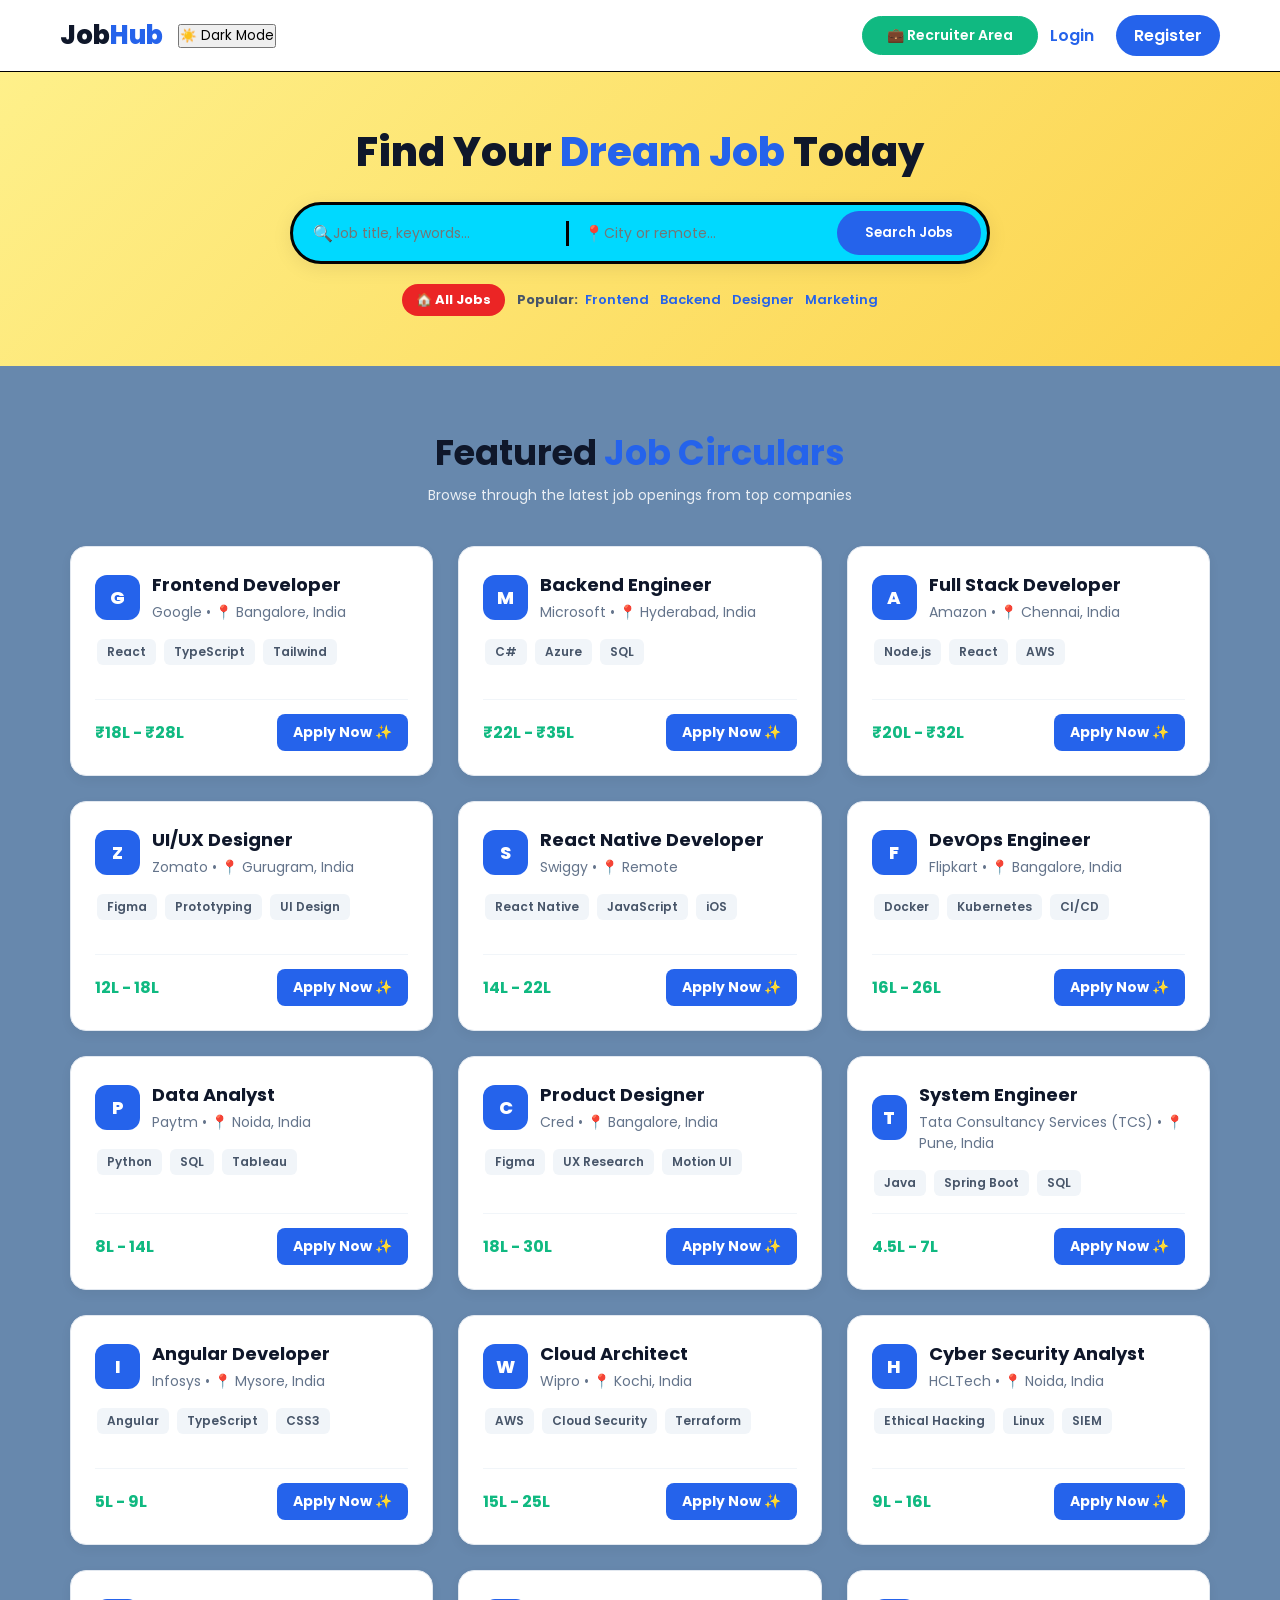
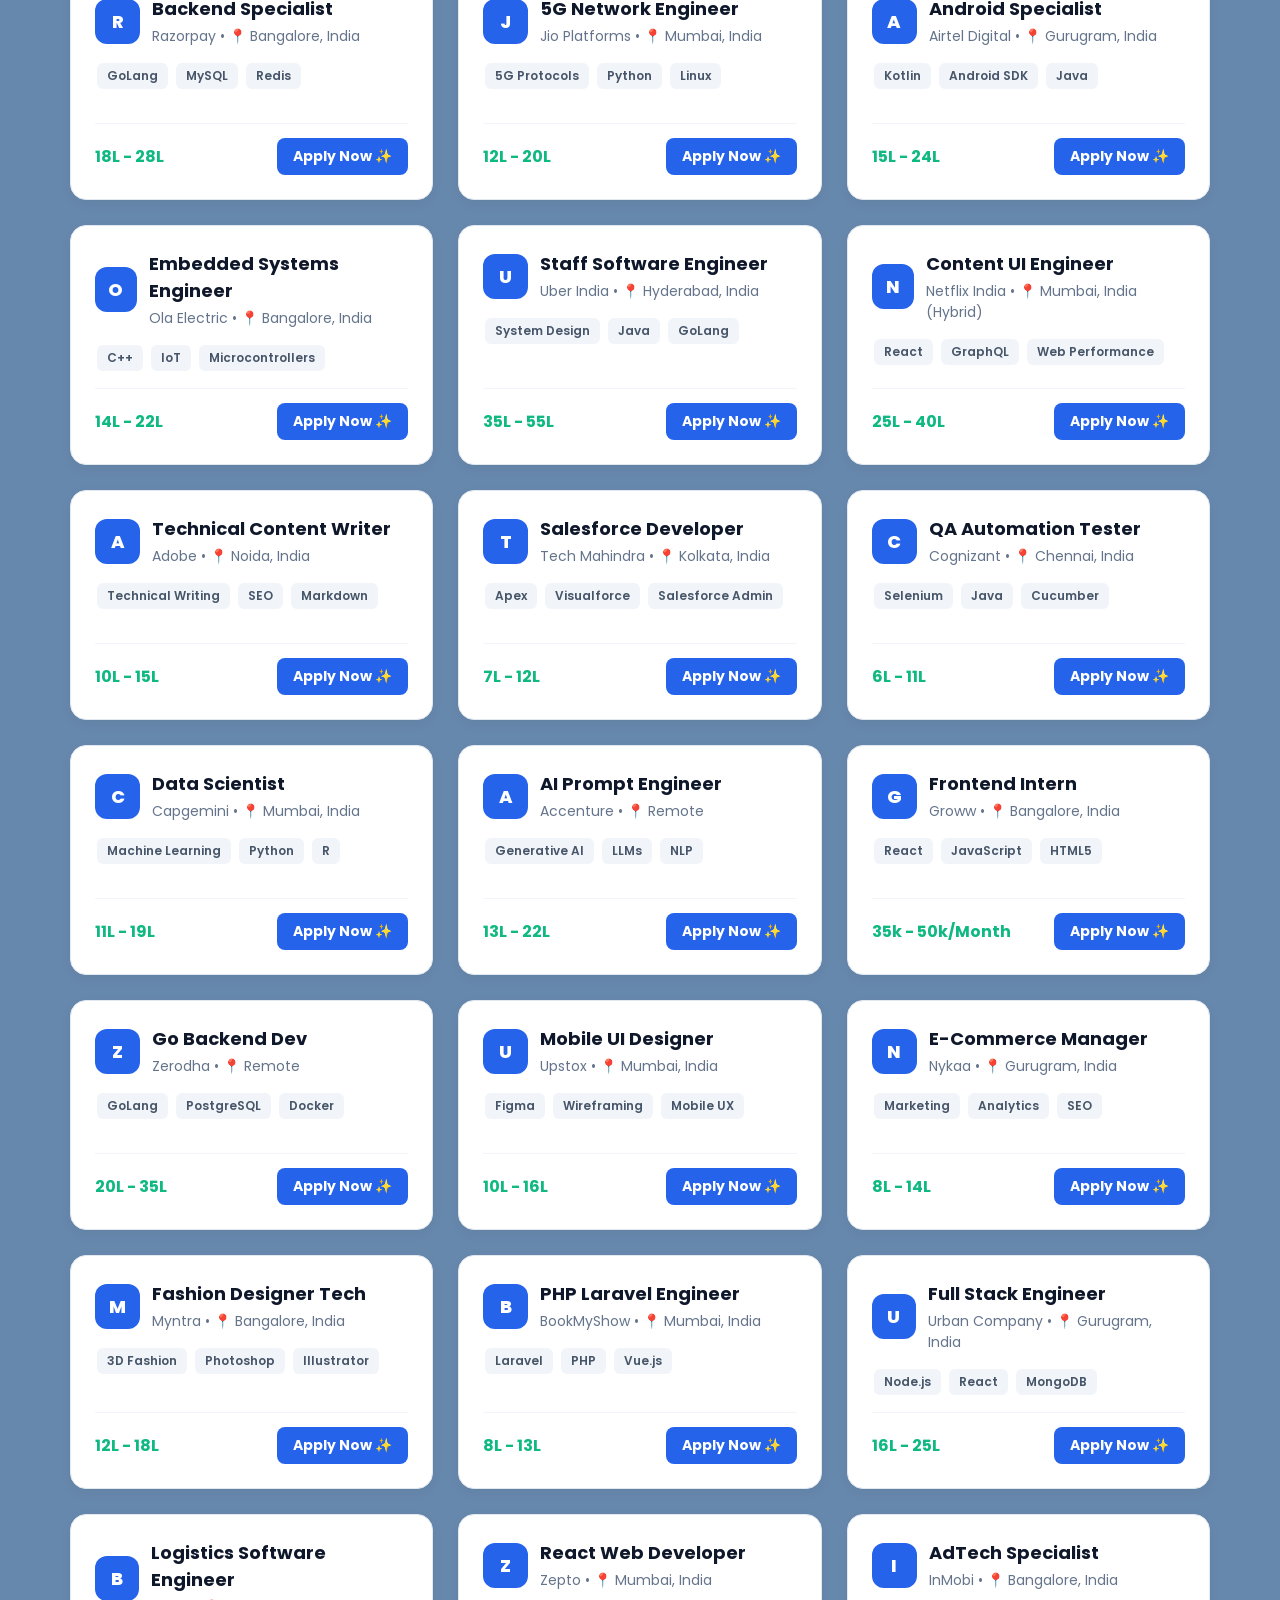
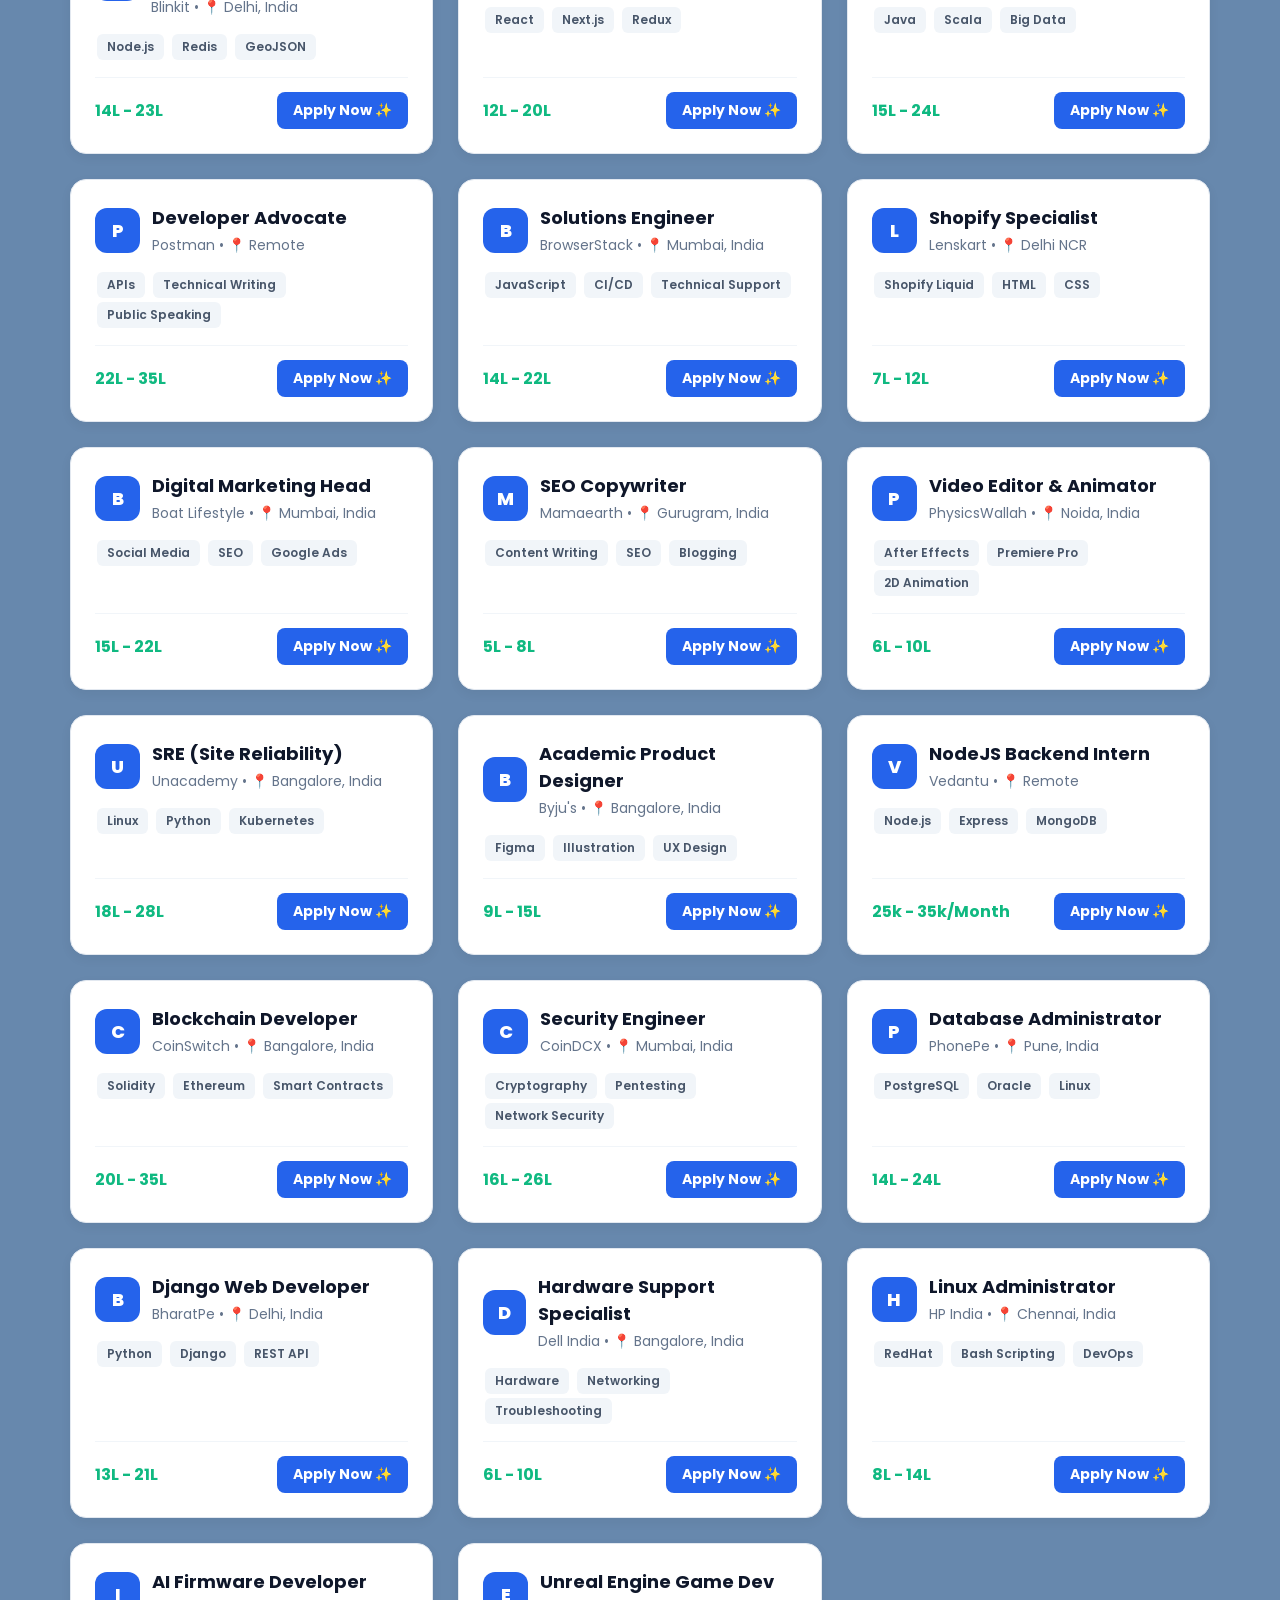
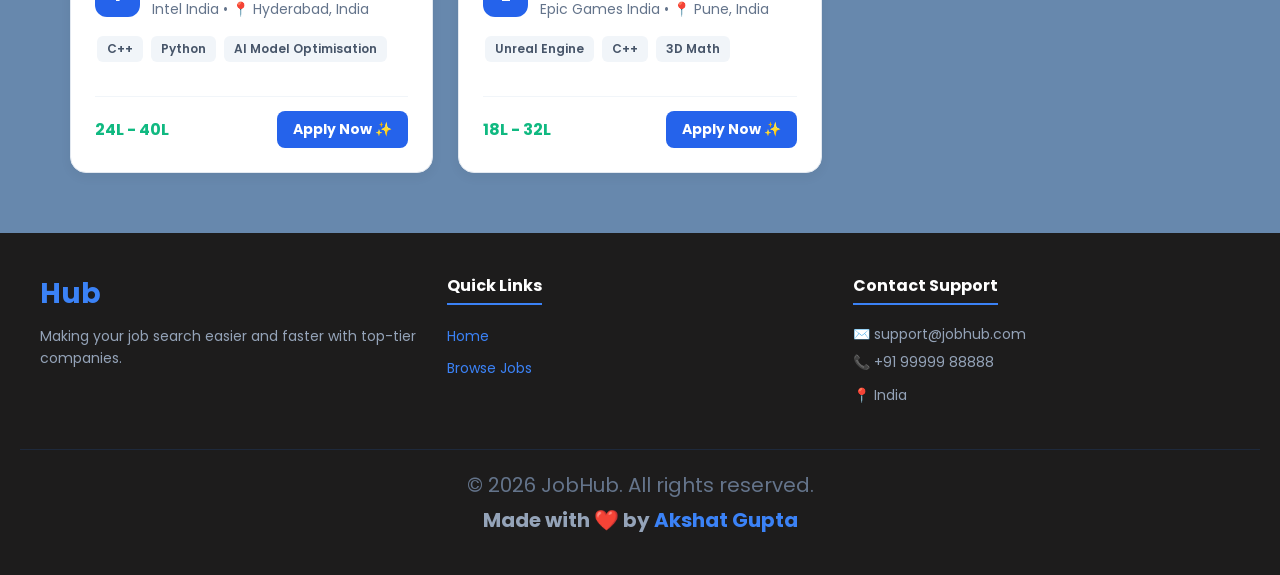
<file: index.html>
<!DOCTYPE html>
<html lang="en">
<head>
    <meta charset="UTF-8">
    <meta name="viewport" content="width=device-width, initial-scale=1.0">
    <title>JobHub - Find Your Dream Job</title>
    <link href="https://fonts.googleapis.com/css2?family=Poppins:wght@400;600;800&display=swap" rel="stylesheet">
    
    <style>
        /* 🛠️ GLOBAL & BRAND FONTS RESET */
        * {
            margin: 0;
            padding: 0;
            box-sizing: border-box;
            font-family: 'Poppins', sans-serif;
            transition: background-color 0.3s ease, color 0.3s ease, border-color 0.3s ease;
        }

        /* 🎨 LIGHT MODE DEFAULT */
        body {
            background-color: #f8fafc;
            color: #0f172a;
        }

        /* 🌙 1. DARK MODE MASTER STYLES */
        body.dark-mode {
            background-color: #0f172a;
            color: #f8fafc;
        }

        body.dark-mode header {
            background: #1e293b !important;
            border-bottom: 1px solid #334155 !important;
        }

        body.dark-mode .logo {
            color: #ffffff !important;
        }

        body.dark-mode .nav-links-hero a {
            color: #cbd5e1;
        }

        body.dark-mode .nav-links-hero a:hover {
            color: #3b82f6;
        }

        body.dark-mode .search-box {
            background: #1e293b;
            border: 1px solid #334155;
            box-shadow: 0 4px 20px rgba(0, 0, 0, 0.3);
        }

        body.dark-mode .input-group input {
            color: #ffffff;
        }

        body.dark-mode .input-group input::placeholder {
            color: #94a3b8;
        }

        body.dark-mode .input-group:first-child {
            border-right: 1px solid #334155;
        }

        body.dark-mode .popular-tags {
            color: #94a3b8;
        }

        body.dark-mode .job-card {
            background: #1e293b !important;
            box-shadow: 0 10px 15px -3px rgba(0, 0, 0, 0.3);
        }

        body.dark-mode .job-info h3 {
            color: #ffffff;
        }

        body.dark-mode .job-info p {
            color: #94a3b8;
        }

        body.dark-mode .job-tags span {
            background: #334155;
            color: #cbd5e1;
        }

        body.dark-mode .salary {
            color: #ffffff;
        }

        body.dark-mode .btn-apply {
            background: #1e293b;
            color: #3b82f6;
            border: 1px solid #3b82f6;
        }

        body.dark-mode .btn-apply:hover {
            background: #3b82f6;
            color: #ffffff;
        }

        body.dark-mode .hero {
            background: #1e293b;
        }

        body.dark-mode .hero h1 {
            color: #ffffff;
        }

        body.dark-mode .jobs-section {
            background: #0f172a;
        }

        body.dark-mode .footer {
            background: #0b0f19;
            border-top: 1px solid #1e293b;
        }

        /* 🌓 THEME TOGGLE BUTTON DYNAMIC HOVER EFFECTS */
        #themeToggleTextBtn {
            transition: all 0.2s ease;
        }

        body.dark-mode #themeToggleTextBtn {
            background: #334155 !important;
            color: #f8fafc !important;
            border: 1px solid #475569 !important;
        }

        /* 🧭 MAIN NAVIGATION BAR */
        header {
            background: #ffffff;
            width: 100%;
            border-bottom: 1px solid #000000;
            padding: 15px 0;
        }

        .navbar {
            max-width: 1200px;
            margin: 0 auto;
            display: flex;
            justify-content: space-between; 
            align-items: center;         
            padding: 0 20px;
        }

        .logo {
            font-size: 26px;
            font-weight: 800;
            color: #0f172a;
        }

        .logo span {
            color: #2563eb;
        }

        .auth-buttons-top {
            display: flex;
            align-items: center;
            gap: 12px;
        }

        .btn-top-capsule {
            padding: 8px 24px;
            border-radius: 50px;
            font-weight: 600;
            font-size: 14px;
            text-decoration: none;
            cursor: pointer;
            transition: all 0.2s ease;
        }

        /* 💛 HERO SECTION */
        .hero {
            padding: 50px 20px;
            background: #66afb4; 
            text-align: center;
        }

        .hero-content {
            max-width: 850px;
            margin: 0 auto;
        }

        .hero h1 {
            font-size: 2.5rem;
            font-weight: 800;
            color: #0f172a;
            margin-bottom: 20px;
        }

        .search-box {
            background: #00d9ff;
            padding: 6px 6px 6px 20px;
            border-radius: 50px;
            display: flex;
            align-items: center;
            max-width: 700px;
            margin: 0 auto;
            box-shadow: 0 4px 20px rgba(0, 0, 0, 0.08);
            border: 3px solid #030303;
        }

        .input-group {
            display: flex;
            align-items: center;
            flex: 1;
        }

        .input-group:first-child {
            border-right: 3px solid #000000;
            padding-right: 10px;
        }

        .input-group:nth-child(2) {
            padding-left: 15px;
            padding-right: 10px;
        }

        .input-group input {
            border: none;
            outline: none;
            width: 100%;
            font-size: 14px;
            background: transparent;
        }

        .btn-search {
            background: #2563eb;
            color: white;
            border: none;
            padding: 12px 28px;
            border-radius: 50px;
            font-weight: 600;
            cursor: pointer;
            transition: background 0.2s;
        }

        .popular-tags {
            margin-top: 20px;
            font-size: 13px;
            color: #475569;
        }

        .popular-tags a {
            color: #2563eb;
            text-decoration: none;
            font-weight: 600;
            margin: 0 4px;
            cursor: pointer;
        }

        /* 💼 FEATURED JOBS SECTION */
        .jobs-section {
            padding: 60px 20px;
            background: #6788ad; 
            width: 100%;
        }

        .section-header {
            text-align: center;
            margin-bottom: 40px;
        }

        .section-header h2 {
            font-size: 2.2rem;
            color: #0f172a;
            font-weight: 700;
        }

        .section-header p {
            color: #f8fafc;
            font-size: 14px;
            margin-top: 6px;
            opacity: 0.9;
        }

        .job-grid {
            max-width: 1140px;
            margin: 0 auto;
            display: grid !important; 
            grid-template-columns: repeat(auto-fill, minmax(320px, 1fr));
            gap: 25px;
        }

        .job-card {
            background: #ffffff;
            border-radius: 16px;
            padding: 24px;
            display: flex;
            flex-direction: column;
            justify-content: space-between;
            box-shadow: 0 4px 12px rgba(0,0,0,0.05);
            border: 1px solid #e2e8f0;
            min-height: 230px;
            transition: transform 0.3s ease, box-shadow 0.3s ease;
        }

        .job-card:hover {
            transform: translateY(-5px);
            box-shadow: 0 20px 25px -5px rgba(0, 0, 0, 0.1);
        }

        /* 👣 FOOTER SECTION */
        .footer {
            background: #0f172a;
            color: #94a3b8;
            padding: 40px 20px;
            margin-top: 60px;
        }
    </style>
</head>
<body>

    <header class="main-site-header">
        <nav class="navbar">
            <div style="display: flex; align-items: center; gap: 15px;">
                <div class="logo" style="cursor:pointer;" onclick="window.location.href='index.html'">
                    Job<span>Hub</span>
                </div>
                <button id="themeToggleTextBtn">☀️ Dark Mode</button>
            </div>
            <div class="right-nav-container" style="display: flex; align-items: center; gap: 12px;">
                <a href="dashboard.html" class="btn-top-capsule" style="background: #10b981; color: white; border: 1px solid #10b981;">💼 Recruiter Area</a>
                <div class="auth-buttons-top" id="headerAuthContainer"></div>
            </div>
        </nav>
    </header>

    <section class="hero" style="background: linear-gradient(135deg, #fef08a 0%, #fcd34d 100%);">
        <div class="hero-content">
            <h1>Find Your <span style="color: #2563eb;">Dream Job</span> Today</h1>
            <div class="search-box">
                <div class="input-group">
                    <span>🔍</span>
                    <input type="text" id="search-title" oninput="filterJobsEngine()" placeholder="Job title, keywords...">
                </div>
                <div class="input-group">
                    <span>📍</span>
                    <input type="text" id="search-location" oninput="filterJobsEngine()" placeholder="City or remote...">
                </div>
                <button class="btn-search" onclick="filterJobsEngine()">Search Jobs</button>
            </div>
            <div class="popular-tags">
                <a href="#" onclick="displayJobCards(); document.getElementById('jobs-container').scrollIntoView({ behavior: 'smooth' });" style="background: #eb2525; color: white; text-decoration: none; padding: 6px 14px; border-radius: 50px; font-weight: 700; display: inline-flex; align-items: center; gap: 4px;">
                    🏠 All Jobs
                </a>
                <span style="margin-left: 5px;"><strong>Popular:</strong></span>
                <a href="#" onclick="quickFilterEngine('Frontend')">Frontend</a> 
                <a href="#" onclick="quickFilterEngine('Backend')">Backend</a> 
                <a href="#" onclick="quickFilterEngine('Designer')">Designer</a> 
                <a href="#" onclick="quickFilterEngine('Marketing')">Marketing</a>
            </div>
        </div>
    </section>

    <section class="jobs-section" id="jobs-container">
        <div class="section-header">
            <h2>Featured <span style="color: #2563eb;">Job Circulars</span></h2>
            <p>Browse through the latest job openings from top companies</p>
        </div>
        <div class="job-grid" id="job-grid"></div>
    </section>

    <footer style="background-color: #1d1c1c; color: #cbd5e1; padding: 40px 20px; font-family: sans-serif;">
    <div style="max-width: 1200px; margin: 0 auto; display: flex; flex-wrap: wrap; justify-content: space-between; gap: 20px;">
        
        <div style="flex: 1; min-width: 250px;">
            <h2 style="color: #3b82f6; margin-bottom: 10px; font-size: 28px; font-weight: bold;">Hub</h2>
            <p style="font-size: 14px; line-height: 1.6; color: #94a3b8;">Making your job search easier and faster with top-tier companies.</p>
        </div>

        <div style="flex: 1; min-width: 150px;">
            <h3 style="color: #fff; font-size: 16px; margin-bottom: 15px; border-bottom: 2px solid #3b82f6; width: fit-content; padding-bottom: 5px;">Quick Links</h3>
            <ul style="list-style: none; padding: 0; margin: 0; line-height: 2;">
                <li><a href="index.html" style="color: #3b82f6; text-decoration: none; font-size: 14px;">Home</a></li>
                <li><a href="#" style="color: #3b82f6; text-decoration: none; font-size: 14px;">Browse Jobs</a></li>
            </ul>
        </div>

        <div style="flex: 1; min-width: 250px;">
            <h3 style="color: #fff; font-size: 16px; margin-bottom: 15px; border-bottom: 2px solid #3b82f6; width: fit-content; padding-bottom: 5px;">Contact Support</h3>
            <ul style="list-style: none; padding: 0; margin: 0; line-height: 2;">
                <li>
                    <a href="mailto:support@jobhub.com" style="color: #94a3b8; text-decoration: none; font-size: 14px; display: flex; align-items: center; gap: 8px;" onmouseover="this.style.color='#fff'" onmouseout="this.style.color='#94a3b8'">
                        ✉️ support@jobhub.com
                    </a>
                </li>
                <li>
                    <a href="tel:+919999988888" style="color: #94a3b8; text-decoration: none; font-size: 14px; display: flex; align-items: center; gap: 8px;" onmouseover="this.style.color='#fff'" onmouseout="this.style.color='#94a3b8'">
                        📞 +91 99999 88888
                    </a>
                </li>
                <li style="color: #94a3b8; font-size: 14px; display: flex; align-items: center; gap: 8px; margin-top: 5px;">
                    📍 India
                </li>
            </ul>
        </div>

    </div>

    <div style="text-align: center; margin-top: 40px; padding-top: 20px; border-top: 1px solid #1e293b; font-size: 20px; color: #64748b;">
        <p>© 2026 JobHub. All rights reserved.</p>
        <p style="margin-top: 5px; font-weight: bold; color: #94a3b8;">Made with ❤️ by <span style="color: #3b82f6;">Akshat Gupta</span></p>
    </div>
</footer>

    <script src="jobs-data.js"></script>
    
    <script>
        function fetchAllLiveJobs() {
            const baseJobs = typeof jobsDatabase !== 'undefined' ? jobsDatabase : [];
            const customJobs = JSON.parse(localStorage.getItem('customJobs')) || [];
            return [...customJobs, ...baseJobs];
        }

        function displayJobCards(filterArray = null) {
            const grid = document.getElementById("job-grid");
            if (!grid) return;

            const activeJobs = filterArray || fetchAllLiveJobs();
            grid.innerHTML = "";

            if (activeJobs.length === 0) {
                grid.innerHTML = `<div style="grid-column: 1/-1; text-align:center; padding:40px; color:#64748b; font-weight:600; font-size:18px;">🔍 Koi job nahi mili!</div>`;
                return;
            }

            activeJobs.forEach((job) => {
                // 🔥 CRITICAL FIX: Safe conversion handle for array or string types
                let targetTags = [];
                if (Array.isArray(job.tags)) {
                    targetTags = job.tags;
                } else if (typeof job.tags === 'string' && job.tags.trim() !== "") {
                    targetTags = job.tags.split(',').map(t => t.trim());
                }

                const tagsHTML = targetTags.map(t => `
                    <span style="background:#f1f5f9; color:#475569; padding:4px 10px; border-radius:6px; font-size:12px; font-weight:600; display:inline-block; margin:2px 2px;">${t}</span>
                `).join('');

                // Safely read role or title key node
                const jobRoleTitle = job.title || job.role || "Job Opening";

                grid.innerHTML += `
                    <div class="job-card">
                        <div>
                            <div style="display:flex; align-items:center; gap:12px; margin-bottom:14px;">
                                <div style="background:${job.color || '#2563eb'}; color:white; width:45px; height:45px; border-radius:12px; display:flex; align-items:center; justify-content:center; font-weight:800; font-size:18px;">
                                    ${job.logoText || (job.company ? job.company.charAt(0) : 'J')}
                                </div>
                                <div>
                                    <h3 style="font-size:18px; font-weight:700; color:#0f172a; margin:0;">${jobRoleTitle}</h3>
                                    <p style="font-size:14px; color:#64748b; margin:4px 0 0 0;">${job.company} • 📍 ${job.location}</p>
                                </div>
                            </div>
                            <div style="margin-bottom:15px;">${tagsHTML}</div>
                        </div>
                        <div style="display:flex; align-items:center; justify-content:space-between; border-top:1px solid #f1f5f9; padding-top:14px; margin-top:auto;">
                            <span style="font-size:16px; font-weight:700; color:#10b981;">${job.salary}</span>
                            <a href="job-details.html?id=${job.id}" style="background:#2563eb; color:white; text-decoration:none; padding:8px 16px; border-radius:8px; font-size:14px; font-weight:700;">Apply Now ✨</a>
                        </div>
                    </div>`;
            });
        }

        function filterJobsEngine() {
            const titleValue = document.getElementById("search-title").value.toLowerCase();
            const locValue = document.getElementById("search-location").value.toLowerCase();
            
            const filtered = fetchAllLiveJobs().filter(job => {
                const jobTitle = (job.title || job.role || "").toLowerCase();
                const compName = (job.company || "").toLowerCase();
                const locName = (job.location || "").toLowerCase();
                
                return (jobTitle.includes(titleValue) || compName.includes(titleValue)) && locName.includes(locValue);
            });
            displayJobCards(filtered);
        }

        function quickFilterEngine(tagKeyword) {
            const filtered = fetchAllLiveJobs().filter(job => {
                const jobTitle = (job.title || job.role || "").toLowerCase();
                let tagsMatch = false;

                if (Array.isArray(job.tags)) {
                    tagsMatch = job.tags.some(t => t.toLowerCase() === tagKeyword.toLowerCase());
                } else if (typeof job.tags === 'string') {
                    tagsMatch = job.tags.toLowerCase().includes(tagKeyword.toLowerCase());
                }

                return tagsMatch || jobTitle.includes(tagKeyword.toLowerCase());
            });
            displayJobCards(filtered);
            document.getElementById("jobs-container").scrollIntoView({ behavior: 'smooth' });
        }

        document.addEventListener("DOMContentLoaded", () => {
            displayJobCards();
            
            // Theme Selector Engine
            const themeToggleTextBtn = document.getElementById("themeToggleTextBtn");
            if (localStorage.getItem("theme") === "dark") {
                document.body.classList.add("dark-mode");
                if (themeToggleTextBtn) themeToggleTextBtn.innerHTML = "🌙 Light Mode";
            }
            if (themeToggleTextBtn) {
                themeToggleTextBtn.addEventListener("click", () => {
                    document.body.classList.toggle("dark-mode");
                    const isDark = document.body.classList.contains("dark-mode");
                    localStorage.setItem("theme", isDark ? "dark" : "light");
                    themeToggleTextBtn.innerHTML = isDark ? "🌙 Light Mode" : "☀️ Dark Mode";
                });
            }

            // Session Verification Box
            const authContainer = document.getElementById("headerAuthContainer");
            const currentRole = localStorage.getItem('role');
            const username = localStorage.getItem('username');
            if (currentRole === 'seeker' && username) {
                authContainer.innerHTML = `
                    <a href="profile.html" style="font-weight:600; color:#2563eb; text-decoration:none;">👋 Hi, ${username}</a>
                    <button id="userLogoutBtn" style="background:transparent; color:#ef4444; border:1px solid #ef4444; margin-left:10px; padding:6px 14px; border-radius:50px; cursor:pointer;">Logout</button>
                `;
            } else {
                authContainer.innerHTML = `
                    <a href="login.html" style="color:#2563eb; text-decoration:none; font-weight:600; margin-right:10px;">Login</a>
                    <a href="register.html" style="background:#2563eb; color:white; text-decoration:none; padding:8px 18px; border-radius:50px; font-weight:600;">Register</a>
                `;
            }

            document.body.addEventListener("click", (e) => {
                if (e.target && e.target.id === "userLogoutBtn") {
                    localStorage.removeItem('role');
                    localStorage.removeItem('username');
                    alert("Logged out successfully!");  
                    window.location.reload();
                }
            });
        });
    </script>
</body>
</html>
</file>
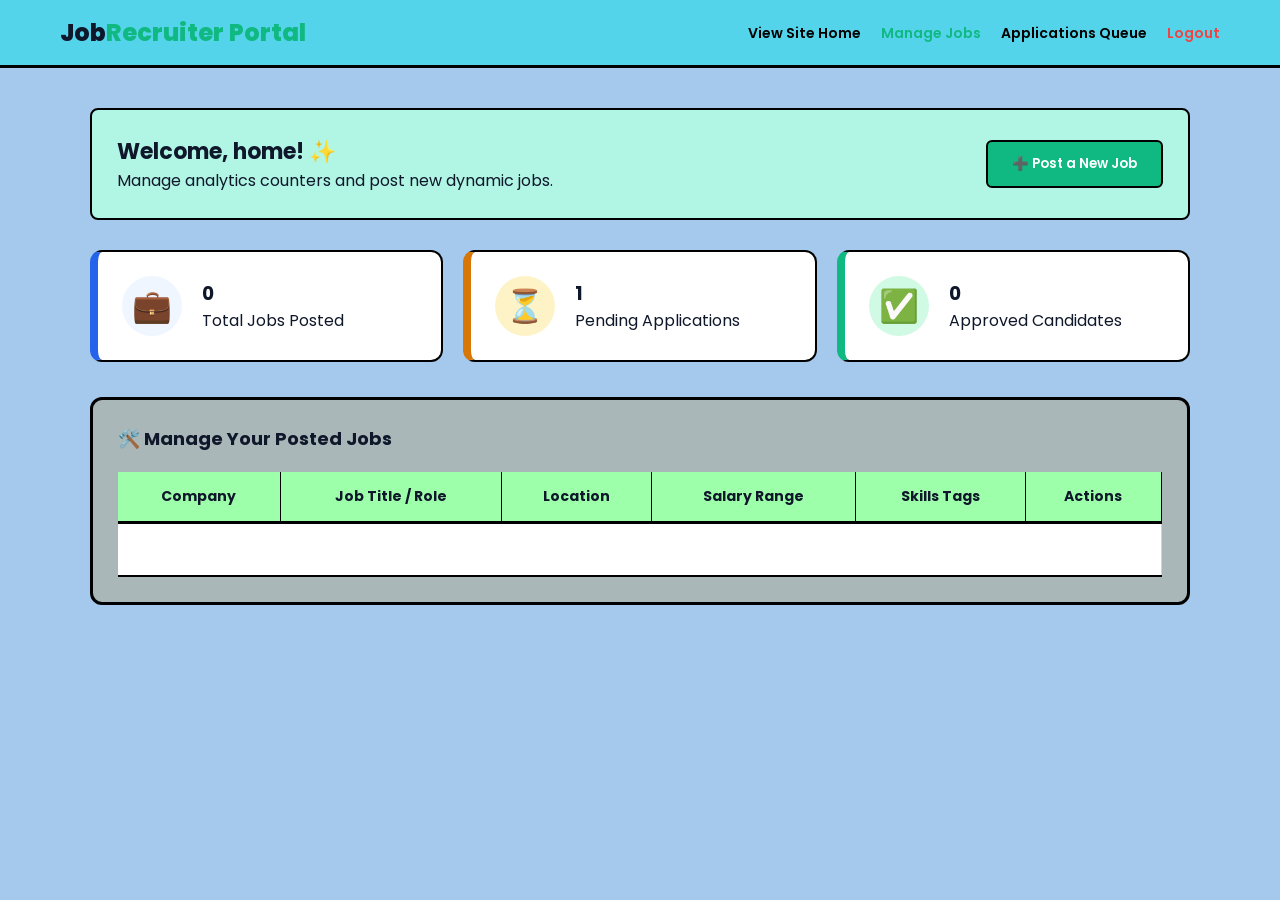
<file: dashboard.html>
<!DOCTYPE html>
<html lang="en">
<head>
    <meta charset="UTF-8">
    <meta name="viewport" content="width=device-width, initial-scale=1.0">
    <title>Recruiter Dashboard | JobHub</title>
    <link href="https://fonts.googleapis.com/css2?family=Poppins:wght@400;600;700;800&display=swap" rel="stylesheet">
    <style>
        /* [Upar wala same css yahan use hoga] */
        * { margin: 0; padding: 0; box-sizing: border-box; font-family: 'Poppins', sans-serif; }
        body { background-color: #a4c9ec; color: #0f172a; }
        header { background: #53d4eb; width: 100%; border-bottom: 3px solid #000000; padding: 15px 0; position: sticky; top: 0; z-index: 1000; }
        .navbar { max-width: 1200px; margin: 0 auto; display: flex; justify-content: space-between; align-items: center; padding: 0 20px; }
        .logo { font-size: 24px; font-weight: 800; color: #0f172a; text-decoration: none; }
        .logo span { color: #10b981; }
        .nav-links { display: flex; align-items: center; gap: 20px; list-style: none; }
        .nav-links a { text-decoration: none; font-weight: 600; font-size: 14px; color: #000000; }
        .btn-logout { color: #ef4444 !important; cursor: pointer; font-weight: 600; }
        .dashboard-container { max-width: 1140px; margin: 40px auto; padding: 0 20px; }
        .welcome-card { background: #b1f5e4; border-left: 5px solid #10b981; padding: 25px; border-radius: 8px; margin-bottom: 30px; display: flex; justify-content: space-between; align-items: center; border: 2px solid #000000; }
        .welcome-card h1 { font-size: 22px; font-weight: 700; }
        .btn-add-job { background: #10b981; color: #fff; border: 2px solid #000; padding: 12px 24px; border-radius: 6px; font-weight: 600; cursor: pointer; }
        .panel-box { background: #aab7b8; border-radius: 12px; padding: 25px; border: 3px solid #000000; margin-bottom: 40px; }
        .panel-box h2 { font-size: 18px; font-weight: 700; margin-bottom: 20px; }
        .table-responsive { width: 100%; overflow-x: auto; }
        table { width: 100%; border-collapse: collapse; background: #fff; font-size: 14px; }
        th { background: #9dffaa; padding: 14px; border-bottom: 3px solid #000; border-right: 1px solid #000; font-weight: 700; }
        td { padding: 14px; border-bottom: 2px solid #000; border-right: 1px solid #cbd5e1; }
        .btn-delete-job { padding: 6px 12px; background: #ef4444; color: white; border: 1px solid #000; font-weight: 600; border-radius: 4px; cursor: pointer; }
        .analytics-grid { display: grid; grid-template-columns: repeat(auto-fit, minmax(280px, 1fr)); gap: 20px; margin-bottom: 35px; }
        .stat-card { background: #ffffff; border-radius: 12px; padding: 24px; display: flex; align-items: center; gap: 20px; border: 2px solid #000; }
        .stat-icon { font-size: 32px; width: 60px; height: 60px; border-radius: 50%; display: flex; align-items: center; justify-content: center; }
        .blue-stat { border-left: 8px solid #2563eb; .stat-icon { background: #eff6ff; } }
        .amber-stat { border-left: 8px solid #d97706; .stat-icon { background: #fef3c7; } }
        .green-stat { border-left: 8px solid #10b981; .stat-icon { background: #d1fae5; } }
        .modal { position: fixed; top: 0; left: 0; width: 100%; height: 100%; background: rgba(15, 23, 42, 0.6); display: flex; align-items: center; justify-content: center; opacity: 0; pointer-events: none; transition: opacity 0.3s; }
        .modal.active { opacity: 1; pointer-events: auto; }
        .modal-content { background: #fff; width: 100%; max-width: 500px; padding: 30px; border-radius: 12px; border: 3px solid #000; }
        .form-group { margin-bottom: 15px; label { display: block; font-size: 13px; font-weight:600; } input { width: 100%; padding: 10px; border: 2px solid #000; border-radius: 6px; } }
        .btn-submit-form { width: 100%; background: #10b981; color: white; border: 2px solid #000; padding: 12px; font-weight: 600; border-radius: 6px; cursor: pointer; }
    </style>
</head>
<body>

    <header>
        <nav class="navbar">
            <a href="index.html" class="logo">Job<span>Recruiter Portal</span></a>
            <ul class="nav-links">
                <li><a href="index.html">View Site Home</a></li>
                <li><a href="dashboard.html" style="color: #10b981;">Manage Jobs</a></li>
                <li><a href="recruiter.html">Applications Queue</a></li>
                <li><a id="recruiterLogoutBtn" class="btn-logout">Logout</a></li>
            </ul>
        </nav>
    </header>

    <div class="dashboard-container">
        <div class="welcome-card">
            <div>
                <h1 id="welcomeGreeting">Welcome, Recruiter! ✨</h1>
                <p>Manage analytics counters and post new dynamic jobs.</p>
            </div>
            <button class="btn-add-job" id="openAddJobModalBtn">➕ Post a New Job</button>
        </div>

        <div class="analytics-grid">
            <div class="stat-card blue-stat">
                <div class="stat-icon">💼</div>
                <div class="stat-info"><h3 id="statTotalJobs">0</h3><p>Total Jobs Posted</p></div>
            </div>
            <div class="stat-card amber-stat">
                <div class="stat-icon">⏳</div>
                <div class="stat-info"><h3 id="statPendingApps">0</h3><p>Pending Applications</p></div>
            </div>
            <div class="stat-card green-stat">
                <div class="stat-icon">✅</div>
                <div class="stat-info"><h3 id="statApprovedApps">0</h3><p>Approved Candidates</p></div>
            </div>
        </div>

        <div class="panel-box">
            <h2>🛠️ Manage Your Posted Jobs</h2>
            <div class="table-responsive">
                <table>
                    <thead>
                        <tr>
                            <th>Company</th>
                            <th>Job Title / Role</th>
                            <th>Location</th>
                            <th>Salary Range</th>
                            <th>Skills Tags</th>
                            <th>Actions</th>
                        </tr>
                    </thead>
                    <tbody id="manageJobsTableBody"></tbody>
                </table>
            </div>
        </div>
    </div>

    <div class="modal" id="jobModal">
        <div class="modal-content">
            <form id="jobForm">
                <div class="form-group"><label>Company Name</label><input type="text" id="modalCompany" required></div>
                <div class="form-group"><label>Job Title</label><input type="text" id="modalTitleInput" required></div>
                <div class="form-group"><label>Location</label><input type="text" id="modalLocation" required></div>
                <div class="form-group"><label>Salary</label><input type="text" id="modalSalary" required></div>
                <div class="form-group"><label>Tags (Comma separated)</label><input type="text" id="modalTags" required></div>
                <button type="submit" class="btn-submit-form">Save Job Posting 🚀</button>
            </form>
        </div>
    </div>

    <script src="jobs-data.js"></script>
    <script src="dashboard.js"></script>
</body>
</html>
</file>
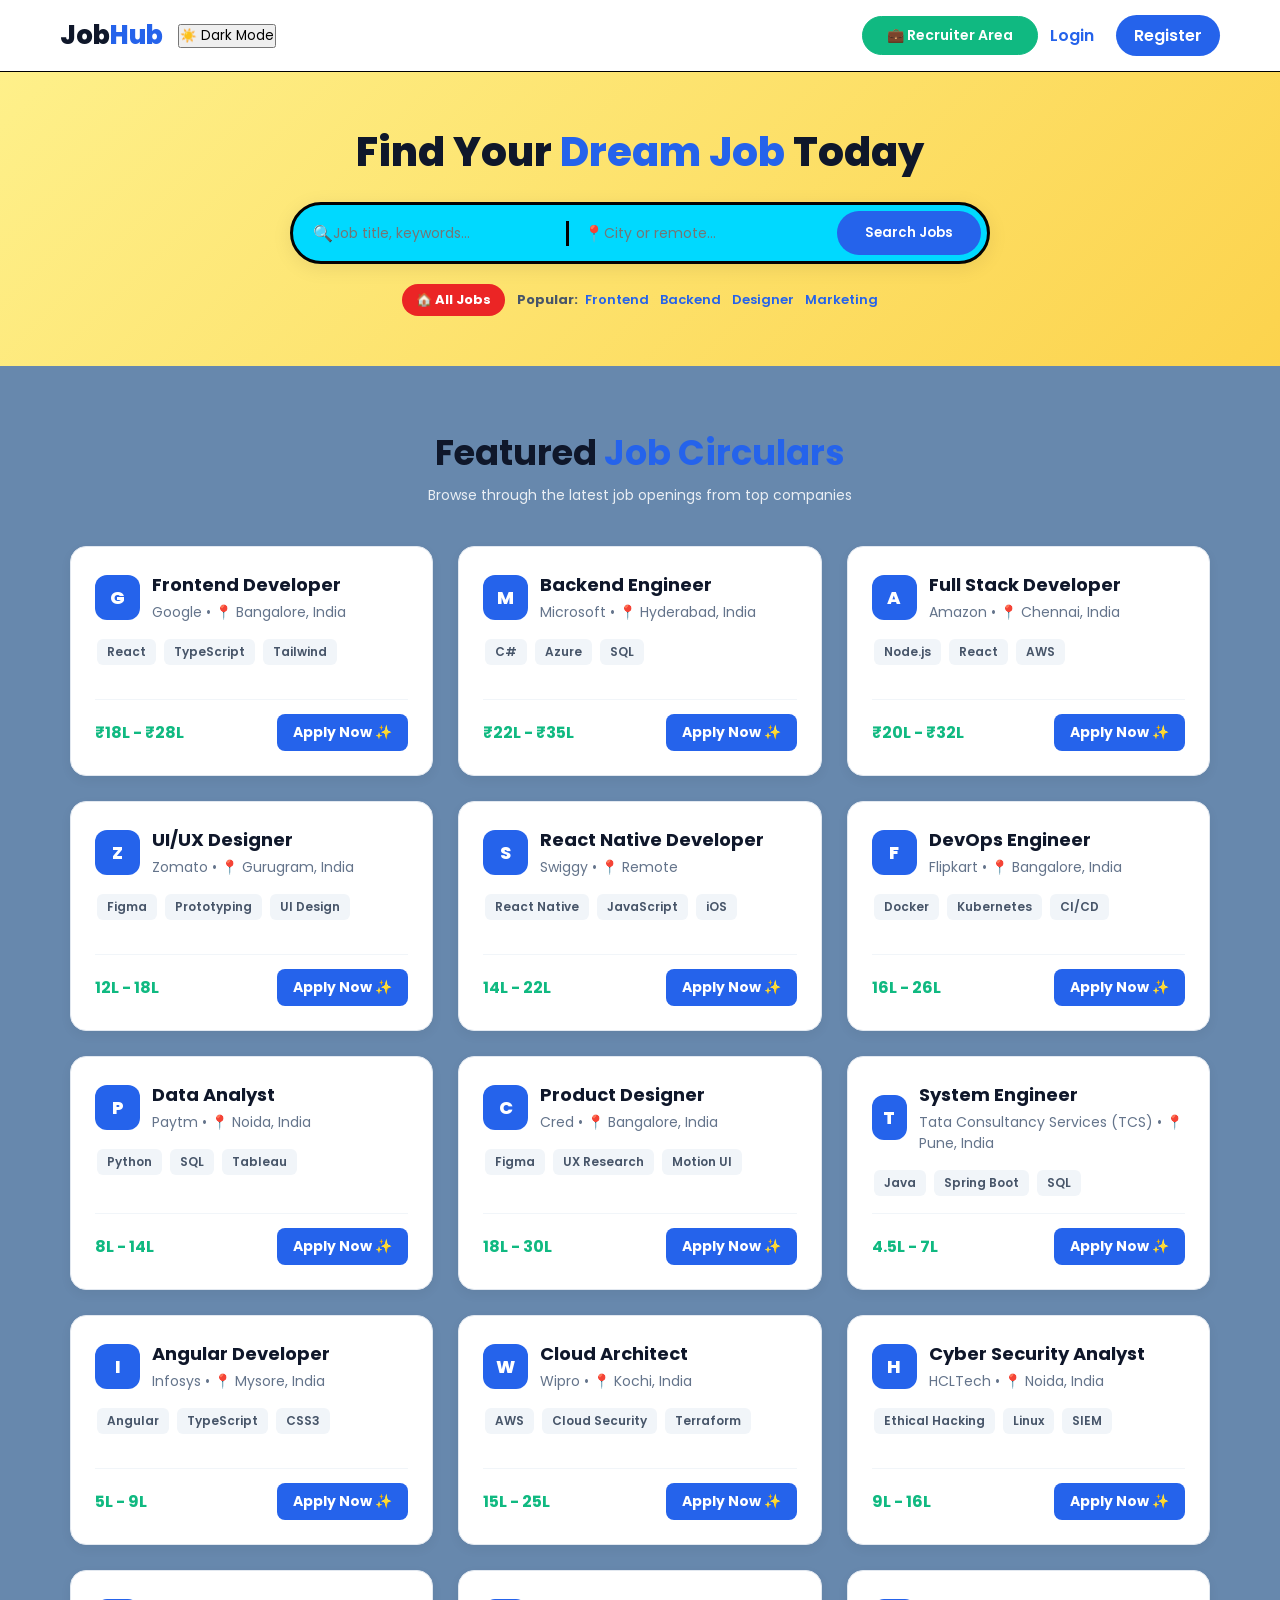
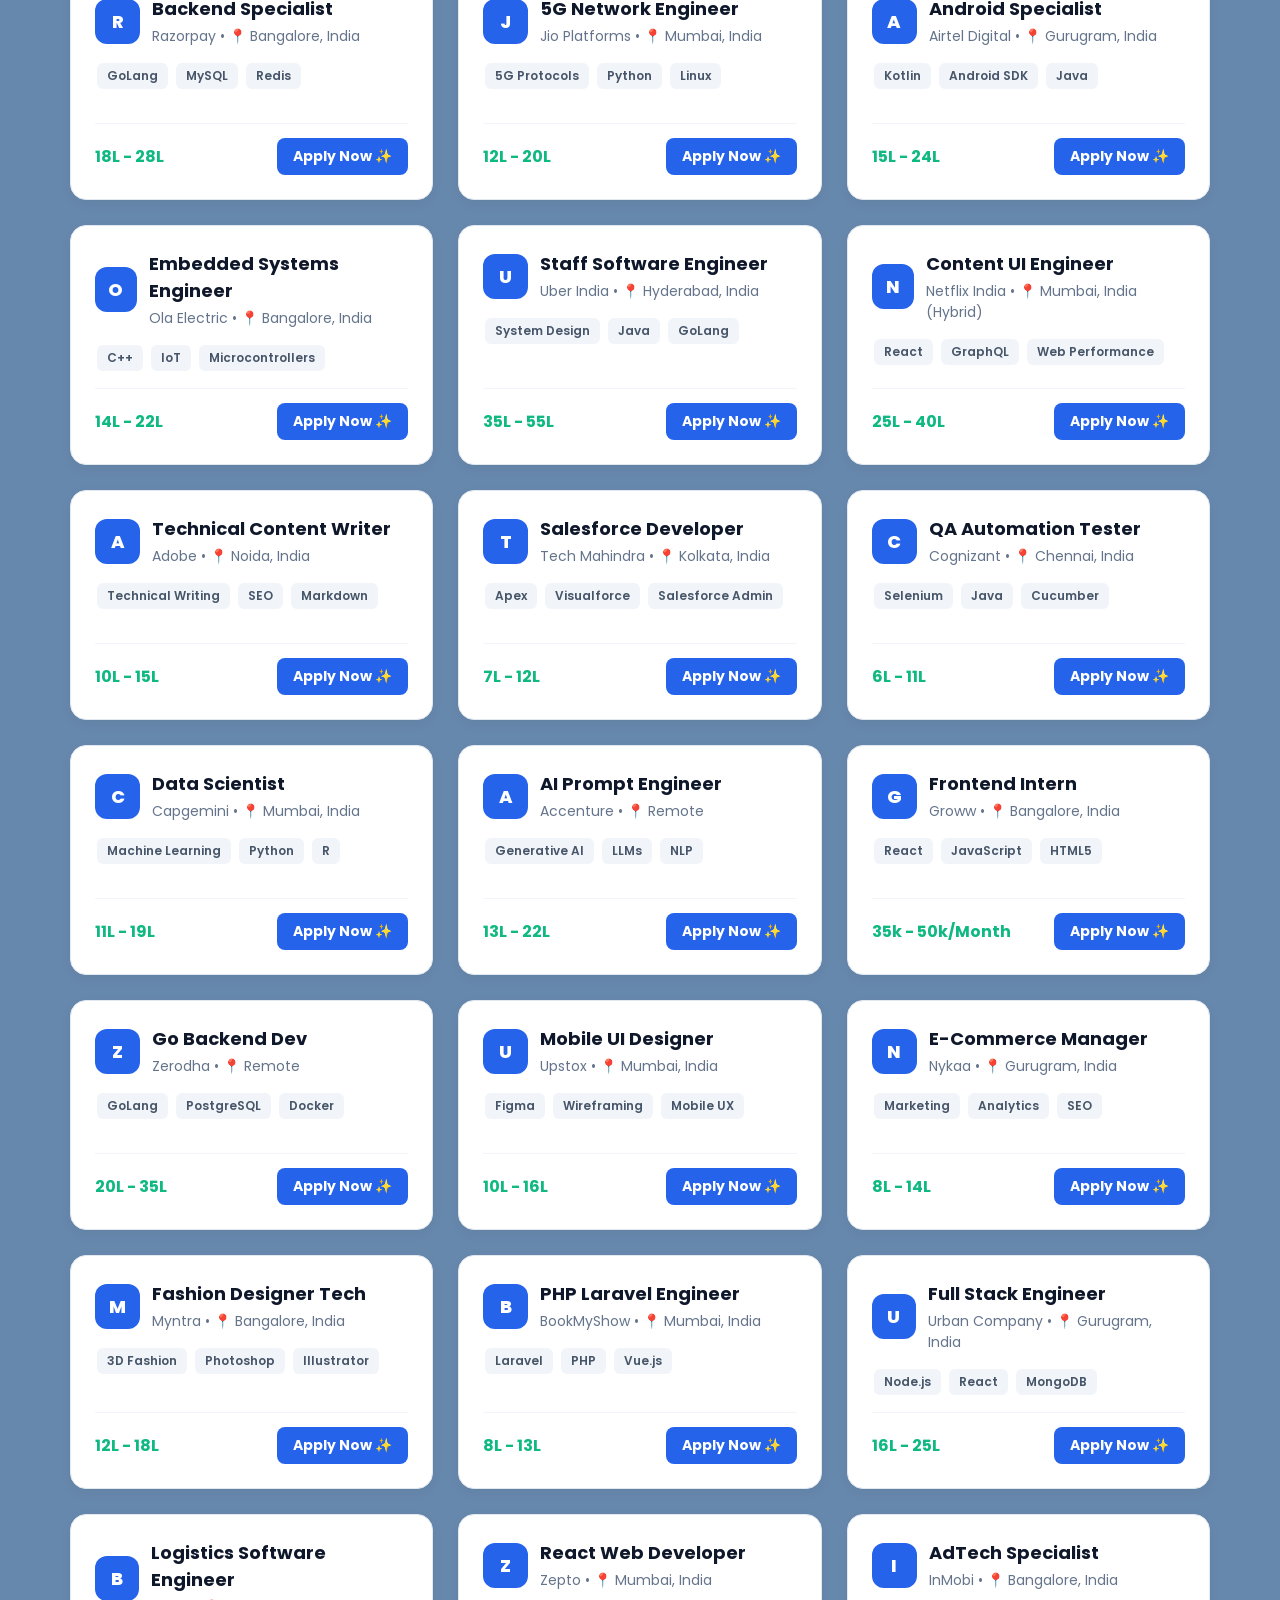
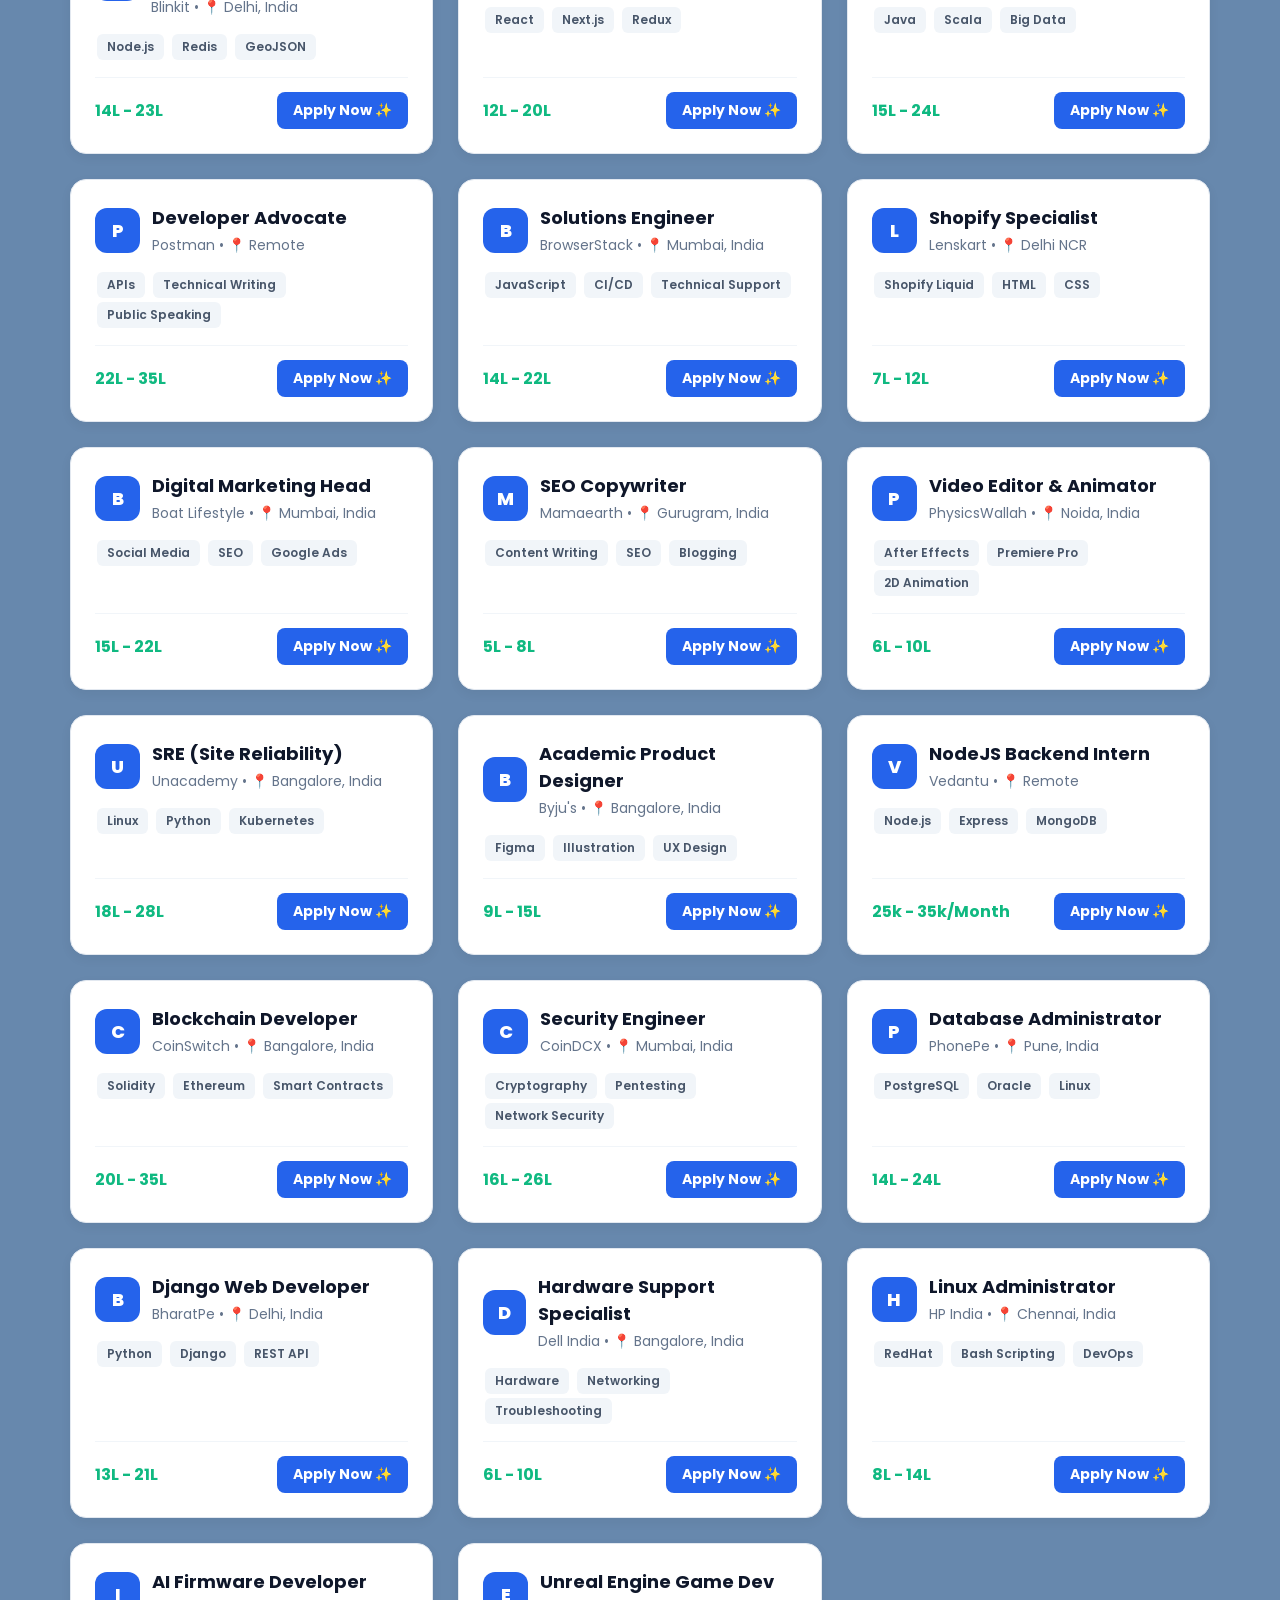
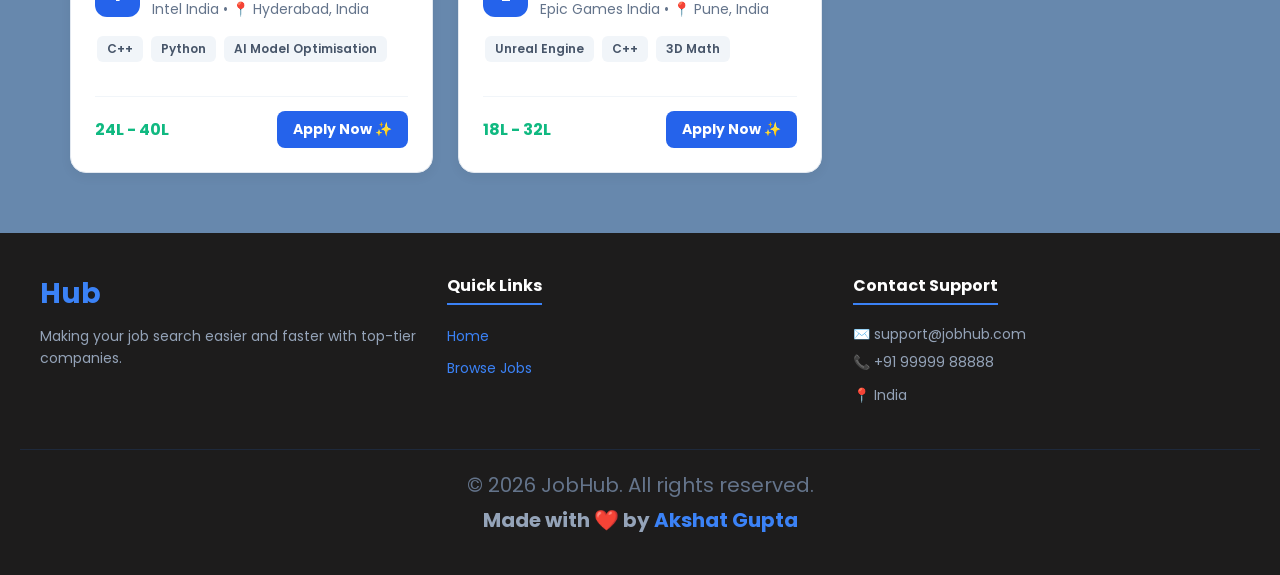
<file: job-details.html>
<!DOCTYPE html>
<html lang="en">
<head>
    <meta charset="UTF-8">
    <meta name="viewport" content="width=device-width, initial-scale=1.0">
    <title>Job Details - JobHub</title>
</head>
<body style="background: #4f93d6; margin: 0; font-family: sans-serif;">

    <header style="background: #ffffff; padding: 15px 20px; border-bottom: 1px solid #cbd5e1; display: flex; justify-content: space-between; align-items: center;">
        <div class="logo" style="cursor:pointer; font-size: 24px; font-weight: 800; color: #0f172a;" onclick="window.location.href='index.html'">Job<span style="color: #2563eb;">Hub</span></div>
        <a href="index.html" class="btn-back" style="text-decoration: none; color: #475569; font-weight: 600;">⬅️ Back to Jobs</a>
    </header>

    <div class="container" style="max-width: 800px; margin: 40px auto; padding: 0 20px;">
        <div class="detail-card" style="background:#ffffff; border-radius:16px; padding:30px; box-shadow: 0 4px 12px rgba(0,0,0,0.05); border:3px solid #000000;">
            <div class="detail-top" style="display:flex; align-items:center; gap:20px; margin-bottom:25px;">
                <div id="jobLogo" class="comp-logo" style="color:white; width:60px; height:60px; border-radius:14px; display:flex; align-items:center; justify-content:center; font-weight:800; font-size:24px; background: #2563eb;">G</div>
                <div class="title-area">
                    <h1 id="jobRole" style="font-size:28px; font-weight:800; color:#0f172a; margin:0;">Loading Job Role...</h1>
                    <p id="jobCompany" style="font-size:16px; color:#64748b; margin:5px 0 0 0;">Loading Company...</p>
                </div>
            </div>

            <div class="meta-grid" style="display: grid; grid-template-columns: repeat(3, 1fr); gap: 15px; margin-bottom: 30px; border-bottom: 3px solid #000000; padding-bottom: 25px;">
                <div class="meta-item">
                    <p style="font-size: 11px; color: #000000; font-weight: 700; margin: 0 0 5px 0;">LOCATION</p>
                    <h4 id="jobLocation" style="margin:0; color:#1e293b;">Loading...</h4>
                </div>
                <div class="meta-item">
                    <p style="font-size: 11px; color: #000000; font-weight: 700; margin: 0 0 5px 0;">OFFERED SALARY</p>
                    <h4 id="jobSalary" style="margin:0; color:#ff0000;">Loading...</h4>
                </div>
                <div class="meta-item">
                    <p style="font-size: 11px; color: #000000; font-weight: 700; margin: 0 0 5px 0;">JOB TYPE</p>
                    <h4 id="jobType" style="margin:0; color:#1e293b;">Full-Time / Permanent</h4>
                </div>
            </div>

            <div class="description-section" style="margin-bottom: 25px;">
                <h3 style="font-size: 18px; color: #0f172a;">About This Opportunity</h3>
                <p style="color: #000000; line-height: 1.6;">We are looking for a highly motivated professional to join our core development track. In this role, you will collaborate with cross-functional system engineering teams to deliver premium web infrastructure applications.</p>
            </div>

            <div class="skills-section">
                <h3 style="font-size: 18px; color: #0f172a;">Core Requirements & Skills</h3>
                <div id="jobSkillsContainer" style="display: flex; flex-wrap: wrap; gap: 10px; margin-top: 15px;">
                    <span class="skill-tag">Loading skills...</span>
                </div>
            </div>

            <button id="applyBtn" class="premium-apply-btn">Apply For This Job Now ✨</button>
        </div>
    </div>

    <div id="applicationModal" class="modal-overlay" style="display: none; position: fixed; top: 0; left: 0; width: 100%; height: 100%; background: rgba(15, 23, 42, 0.6); align-items: center; justify-content: center; z-index: 9999;">
        <div class="form-modal" style="background: white; padding: 30px; border-radius: 16px; max-width: 500px; width: 100%; box-shadow: 0 20px 25px -5px rgba(0,0,0,0.1); margin: 0 20px;">
            <div class="modal-header" style="display: flex; justify-content: space-between; align-items: center; margin-bottom: 20px;">
                <div>
                    <h2 style="margin: 0; font-size: 22px; font-weight: 800; color: #0f172a;">Job Application Form</h2>
                    <p id="modalJobDetails" style="margin: 4px 0 0 0; font-size: 13px; color: #2563eb; font-weight: 600;"></p>
                </div>
                <button type="button" class="close-btn" id="cancelModalBtn" style="background: transparent; border: none; font-size: 28px; cursor: pointer; color: #94a3b8; outline:none;">&times;</button>
            </div>
            
            <form id="realApplyForm">
                <div class="form-group" style="margin-bottom: 15px;">
                    <label style="display: block; font-size: 14px; font-weight: 600; color: #000000; margin-bottom: 6px;">Full Name</label>
                    <input type="text" id="appFullName" placeholder="Enter your full name" required style="width: 100%; padding: 10px 14px; border: 1px solid #000000; border-radius: 8px; box-sizing: border-box;">
                </div>
                <div class="form-group" style="margin-bottom: 15px;">
                    <label style="display: block; font-size: 14px; font-weight: 600; color: #000000; margin-bottom: 6px;">Email Address</label>
                    <input type="email" id="appEmail" placeholder="you@example.com" required style="width: 100%; padding: 10px 14px; border: 1px solid #000000; border-radius: 8px; box-sizing: border-box;">
                </div>
                <div class="form-group" style="margin-bottom: 15px;">
                    <label style="display: block; font-size: 14px; font-weight: 600; color: #000000; margin-bottom: 6px;">Contact Number</label>
                    <input type="tel" id="appContact" pattern="[0-9]{10}" title="Kripya 10 digit ka mobile number dalein" placeholder="Enter your Number" required style="width: 100%; padding: 10px 14px; border: 1px solid #000000; border-radius: 8px; box-sizing: border-box;">
                </div>
                <div class="form-group" style="margin-bottom: 20px;">
                    <label style="display: block; font-size: 14px; font-weight: 600; color: #000000; margin-bottom: 6px;">Experience Details</label>
                    <input type="text" id="appExperience" placeholder="e.g. 2 Years, Fresher" required style="width: 100%; padding: 10px 14px; border: 1px solid #000000; border-radius: 8px; box-sizing: border-box;">
                </div>
                <div class="form-group" style="margin-bottom: 25px;">
                    <label style="display: block; font-size: 14px; font-weight: 600; color: #000000; margin-bottom: 6px;">Upload Resume (PDF, DOCX)</label>
                    <div id="dropZoneBox" style="border: 2px dashed #000000; padding: 20px; border-radius: 8px; text-align: center; background: #f8fafc; cursor: pointer;">
                        <span id="uploadContainerText" style="font-size: 14px; color: #64748b; font-weight: 500;">Click to choose file or drag here</span>
                        <input type="file" id="appResumeFile" accept=".pdf,.doc,.docx" style="display: none;">
                    </div>
                </div>

                <button type="submit" class="btn-submit" style="width:100%; padding: 12px; background: #2563eb; color: white; border: none; font-weight: 700; border-radius: 8px; cursor: pointer; font-size: 15px;">Submit Application 🚀</button>
            </form>
        </div>
    </div>

<style>
    .premium-apply-btn {
        display: block; width: 100%; max-width: 380px; margin: 35px auto 0 auto; padding: 15px 30px;
        background: linear-gradient(135deg, #2563eb, #1d4ed8); color: #ffffff; font-size: 16px;
        font-weight: 700; text-transform: uppercase; letter-spacing: 0.5px; border: none;
        border-radius: 50px; cursor: pointer; box-shadow: 0 10px 20px rgba(37, 99, 235, 0.3);
        transition: all 0.3s ease; text-align: center;
    }
    .premium-apply-btn:hover {
        transform: translateY(-2px); box-shadow: 0 15px 25px rgba(37, 99, 235, 0.4);
        background: linear-gradient(135deg, #3b82f6, #2563eb);
    }
    .premium-apply-btn:active { transform: translateY(1px); }
    .skill-tag {
        background: #e2e8f0; color: #1e293b; padding: 6px 14px; border-radius: 20px;
        font-weight: 600; font-size: 13px; display: inline-block; border: 1px solid #cbd5e1;
    }
</style>

<script src="jobs-data.js"></script>
<script>
    let uploadedResumeData = null;
    let currentJob = null;

    document.addEventListener("DOMContentLoaded", () => {
        const urlParams = new URLSearchParams(window.location.search);
        let jobId = urlParams.get('id');

        if (!jobId) {
            alert("Job ID URL mein nahi mili!");
            window.location.href = "index.html";
            return;
        }

        jobId = jobId.replace('#', '').trim();
        const baseJobs = typeof jobsDatabase !== 'undefined' ? jobsDatabase : [];
        
        const storageKeys = ['customJobs', 'jobs', 'allJobs', 'postedJobs', 'jobList'];
        let mergedCustomJobs = [];

        storageKeys.forEach(key => {
            try {
                const data = localStorage.getItem(key);
                if (data) {
                    const parsed = JSON.parse(data);
                    if (Array.isArray(parsed)) {
                        mergedCustomJobs = [...mergedCustomJobs, ...parsed];
                    } else if (typeof parsed === 'object' && parsed !== null) {
                        mergedCustomJobs.push(parsed);
                    }
                }
            } catch (e) {
                console.error("Error reading key: " + key, e);
            }
        });

        const allJobsPool = [...mergedCustomJobs, ...baseJobs];

        currentJob = allJobsPool.find(job => {
            if (!job) return false;
            if (job.id && String(job.id).trim() === String(jobId)) return true;
            return false;
        });

        if (currentJob) {
            const finalRole = currentJob.role || currentJob.jobTitle || currentJob.title || "Job Profile";
            const finalCompany = currentJob.company || currentJob.companyName || "Organization";
            const finalLocation = currentJob.location || currentJob.jobLocation || "Remote";
            const finalSalary = currentJob.salary || currentJob.salaryRange || currentJob.package || "Not Disclosed";

            document.getElementById('jobRole').innerText = finalRole;
            document.getElementById('jobCompany').innerText = finalCompany;
            document.getElementById('jobLocation').innerText = "📍 " + finalLocation;
            document.getElementById('jobSalary').innerText = finalSalary;

            const firstLetter = finalCompany.trim().charAt(0).toUpperCase();
            const avatarBox = document.getElementById('jobLogo');
            if (avatarBox) {
                avatarBox.innerText = firstLetter;
                avatarBox.style.backgroundColor = currentJob.color || "#2563eb"; 
            }

            const skillsContainer = document.getElementById('jobSkillsContainer');
            if (skillsContainer) {
                skillsContainer.innerHTML = "";
                let tags = currentJob.tags || currentJob.skillsTags || currentJob.skills || ["Frontend", "Developer"];
                
                if (typeof tags === 'string') {
                    tags = tags.split(',').map(s => s.trim());
                }
                
                if (Array.isArray(tags)) {
                    tags.forEach(skill => {
                        if (skill) {
                            skillsContainer.innerHTML += `<span class="skill-tag">${skill}</span>`;
                        }
                    });
                }
            }
        } else {
            alert("❌The system cannot find data for Job Id ("+jobid+").");
            window.location.href = "index.html";
            return;
        }

        // ==========================================
        // == APPLICATION FORM MODAL LOGIC ENGINE ==
        // ==========================================
        const applyBtn = document.getElementById("applyBtn");
        const modal = document.getElementById("applicationModal");
        const cancelBtn = document.getElementById("cancelModalBtn");

        if (applyBtn) {
            applyBtn.onclick = function(e) {
                e.preventDefault();
                
                const loggedInUser = localStorage.getItem('username');
                const userRole = localStorage.getItem('role');

                if (!loggedInUser || userRole !== 'seeker') {
                    alert("🔒 Access Denied! Please login to your Job Seeker account to apply.");
                    window.location.href = "login.html";
                    return;
                }

                const displayTitle = currentJob.role || currentJob.jobTitle || "Job";
                const displayComp = currentJob.company || currentJob.companyName || "Company";
                
                const modalDetails = document.getElementById('modalJobDetails');
                const modalNameInput = document.getElementById('appFullName');
                
                if (modalDetails) modalDetails.innerText = `${displayTitle} - ${displayComp}`;
                if (modalNameInput) modalNameInput.value = loggedInUser;
                
                if (modal) modal.style.display = "flex";
            };
        }

        if (cancelBtn) {
            cancelBtn.addEventListener("click", () => closeApplicationModalCustom());
        }

        window.addEventListener("click", (e) => {
            if (e.target === modal) closeApplicationModalCustom();
        });

        // FILE PICKER MECHANICS
        const dropZoneBox = document.getElementById('dropZoneBox');
        const hiddenInput = document.getElementById('appResumeFile');

        if (dropZoneBox && hiddenInput) {
            dropZoneBox.addEventListener("click", () => hiddenInput.click());
        }

        if (hiddenInput) {
            hiddenInput.addEventListener("change", function() {
                const containerText = document.getElementById('uploadContainerText');
                if (this.files && this.files[0]) {
                    const fileObj = this.files[0];
                    if (fileObj.size > 5 * 1024 * 1024) {
                        alert("❌ File size is too big! Max 5MB allowed.");
                        this.value = "";
                        return;
                    }
                    if (containerText) containerText.innerHTML = `<b style="color: #10b981;">✅ Selected: ${fileObj.name}</b>`;
                    uploadedResumeData = { fileName: fileObj.name };
                }
            });
        }

        // FORM SUBMIT HANDLER (FIXED FOR LIVE DATABASE ALIGNMENT)
        const appForm = document.getElementById("realApplyForm");
        if (appForm) {
            appForm.addEventListener("submit", (e) => {
                e.preventDefault();
                if (!uploadedResumeData) {
                    alert("❌Please Upload your Resume!");
                    return;
                }

                const emailValue = document.getElementById("appEmail").value;
                const contactValue = document.getElementById("appContact").value;
                const expValue = document.getElementById("appExperience").value;
                const seekerName = document.getElementById("appFullName").value;

                // PROFILE TABLE KE SATH STRUCTURAL SYNC DATA OBJECT
                const consolidatedApplication = {
                    id: Date.now(),
                    username: seekerName, // profile filtering ke liye perfect mapping key
                    applicantEmail: emailValue,
                    applicantContact: contactValue,
                    experience: expValue,
                    role: currentJob.role || currentJob.jobTitle || currentJob.title,
                    company: currentJob.company || currentJob.companyName,
                    resumeName: uploadedResumeData.fileName,
                    date: new Date().toLocaleDateString(),
                    status: "PENDING" // status key standardized
                };

                // FIXED KEY: Isko 'myApplications' se badal kar 'applicationsDatabase' kar diya hai
                let globalApps = JSON.parse(localStorage.getItem('applicationsDatabase')) || [];
                globalApps.unshift(consolidatedApplication);
                localStorage.setItem('applicationsDatabase', JSON.stringify(globalApps));

                alert(`🎉 Congratulations ${seekerName}!\nApplication submitted successfully.`);
                appForm.reset();
                closeApplicationModalCustom();
                
                // Redirecting to profile so they can see it instantly
                window.location.href = "profile.html";
            });
        }

        function closeApplicationModalCustom() {
            if (modal) modal.style.display = "none";
            if (hiddenInput) hiddenInput.value = "";
            const containerText = document.getElementById('uploadContainerText');
            if (containerText) containerText.innerText = "Click to choose file or drag here";
            uploadedResumeData = null;
        }
    });
</script>
<script src="job-details.js"></script>
</body>
</html>
</file>
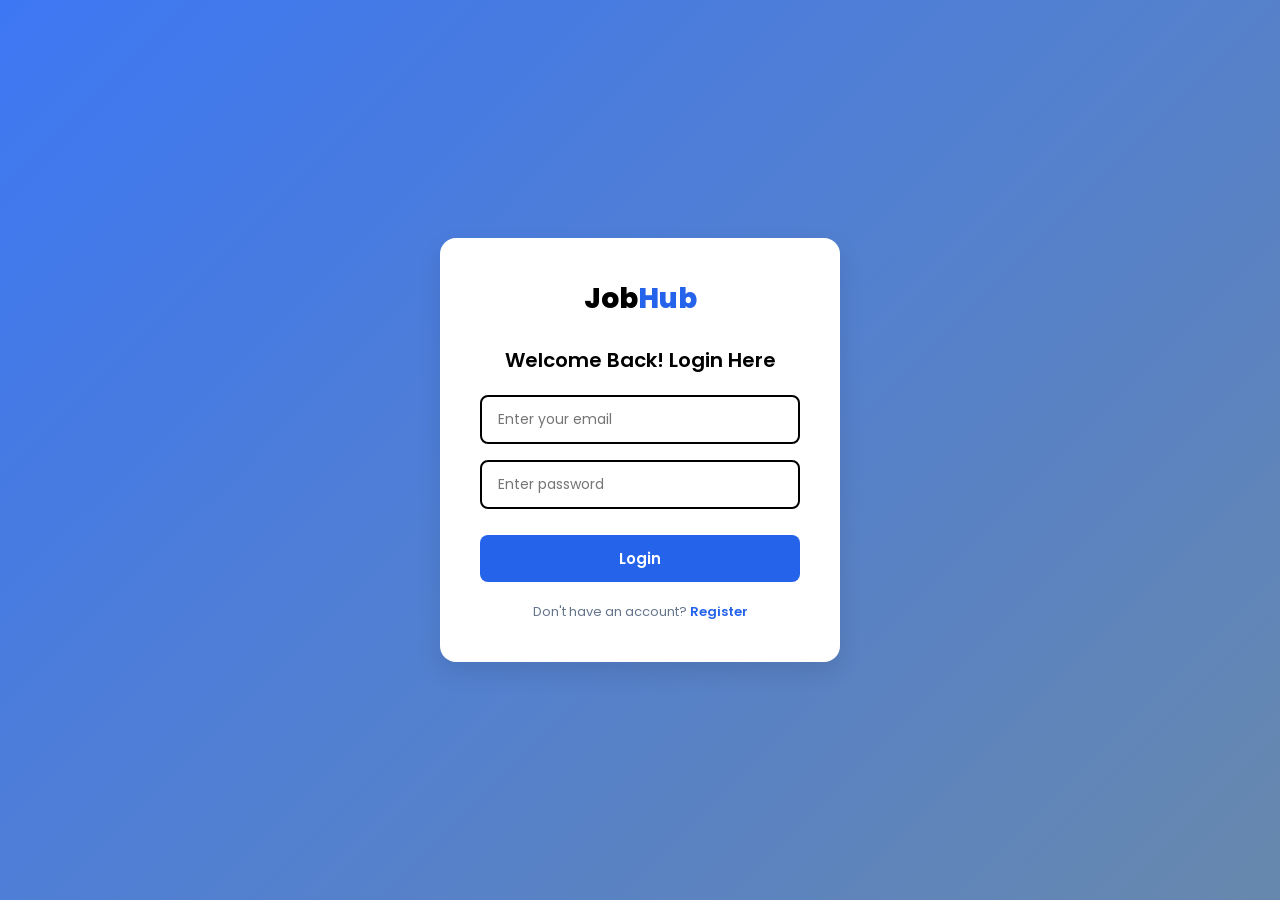
<file: login.html>
<!DOCTYPE html>
<html lang="en">
<head>
    <meta charset="UTF-8">
    <meta name="viewport" content="width=device-width, initial-scale=1.0">
    <title>Login - JobHub</title>
    <link href="https://fonts.googleapis.com/css2?family=Poppins:wght@400;600;800&display=swap" rel="stylesheet">
    <style>
        * { margin: 0; padding: 0; box-sizing: border-box; font-family: 'Poppins', sans-serif; }
        body {
            background: linear-gradient(135deg, #3d77f3 0%, #6788ad 100%);
            height: 100vh;
            display: flex;
            justify-content: center;
            align-items: center;
            padding: 20px;
        }
        .auth-container {
            background: #ffffff;
            padding: 40px;
            border-radius: 16px;
            width: 100%;
            max-width: 400px;
            box-shadow: 0 10px 25px rgba(0,0,0,0.1);
            text-align: center;
        }
        .logo { font-size: 28px; font-weight: 800; color: #000000; margin-bottom: 25px; }
        .logo span { color: #2563eb; }
        h2 { font-size: 20px; color: #000000; margin-bottom: 20px; font-weight: 600; }
        .input-field {
            width: 100%;
            padding: 12px 16px;
            border-radius: 8px;
            border: 2px solid #000000;
            margin-bottom: 16px;
            outline: none;
            font-size: 14px;
        }
        .input-field:focus { border-color: #2563eb; }
        .btn-auth {
            width: 100%;
            padding: 12px;
            background: #2563eb;
            color: white;
            border: none;
            border-radius: 8px;
            font-weight: 600;
            font-size: 15px;
            cursor: pointer;
            margin-top: 10px;
            transition: background 0.2s;
        }
        .btn-auth:hover { background: #1d4ed8; }
        p { font-size: 13px; color: #64748b; margin-top: 20px; }
        p a { color: #2563eb; text-decoration: none; font-weight: 600; }
    </style>
</head>
<body>

    <div class="auth-container">
        <div class="logo">Job<span>Hub</span></div>
        <h2>Welcome Back! Login Here</h2>
        
        <form id="loginForm">
            <input type="email" id="loginEmail" placeholder="Enter your email" class="input-field" required>
            <input type="password" id="loginPassword" placeholder="Enter password" class="input-field" required>
            <button type="submit" class="btn-auth">Login</button>
        </form>

        <p>Don't have an account? <a href="register.html">Register</a></p>
    </div>

    <script>
        document.getElementById('loginForm').addEventListener('submit', function(event) {
            event.preventDefault();

            const emailValue = document.getElementById('loginEmail').value.toLowerCase().trim();
            const passwordValue = document.getElementById('loginPassword').value;

            // 1. Memory array load karo
            const usersDatabase = JSON.parse(localStorage.getItem('usersDatabase')) || [];

            // 2. Scan engine check
            let validUser = usersDatabase.find(u => u.email === emailValue && u.password === passwordValue);

            // 3. Fallback tracking check (Old single key validation system)
            if (!validUser) {
                const backupEmail = localStorage.getItem('registeredEmail');
                const backupPassword = localStorage.getItem('registeredPassword');
                const backupName = localStorage.getItem('registeredName');

                if (backupEmail && backupEmail.toLowerCase().trim() === emailValue && backupPassword === passwordValue) {
                    validUser = {
                        name: backupName || "Candidate",
                        email: emailValue,
                        password: passwordValue,
                        role: 'seeker'
                    };
                }
            }

            // 4. Session allocation control block
            if (validUser) {
                localStorage.setItem('role', validUser.role || 'seeker');
                localStorage.setItem('username', validUser.name);

                alert('🎉 Login Successful! Welcome back ' + validUser.name);
                
                // Redirection control routing
                if (validUser.role === 'recruiter') {
                    window.location.href = 'dashboard.html';
                } else {
                    window.location.href = 'index.html';
                }

            } else {
                alert("❌ Invalid email or password! Please register first if you don't have an account.");
            }
        });
    </script>
</body>
</html>
</file>
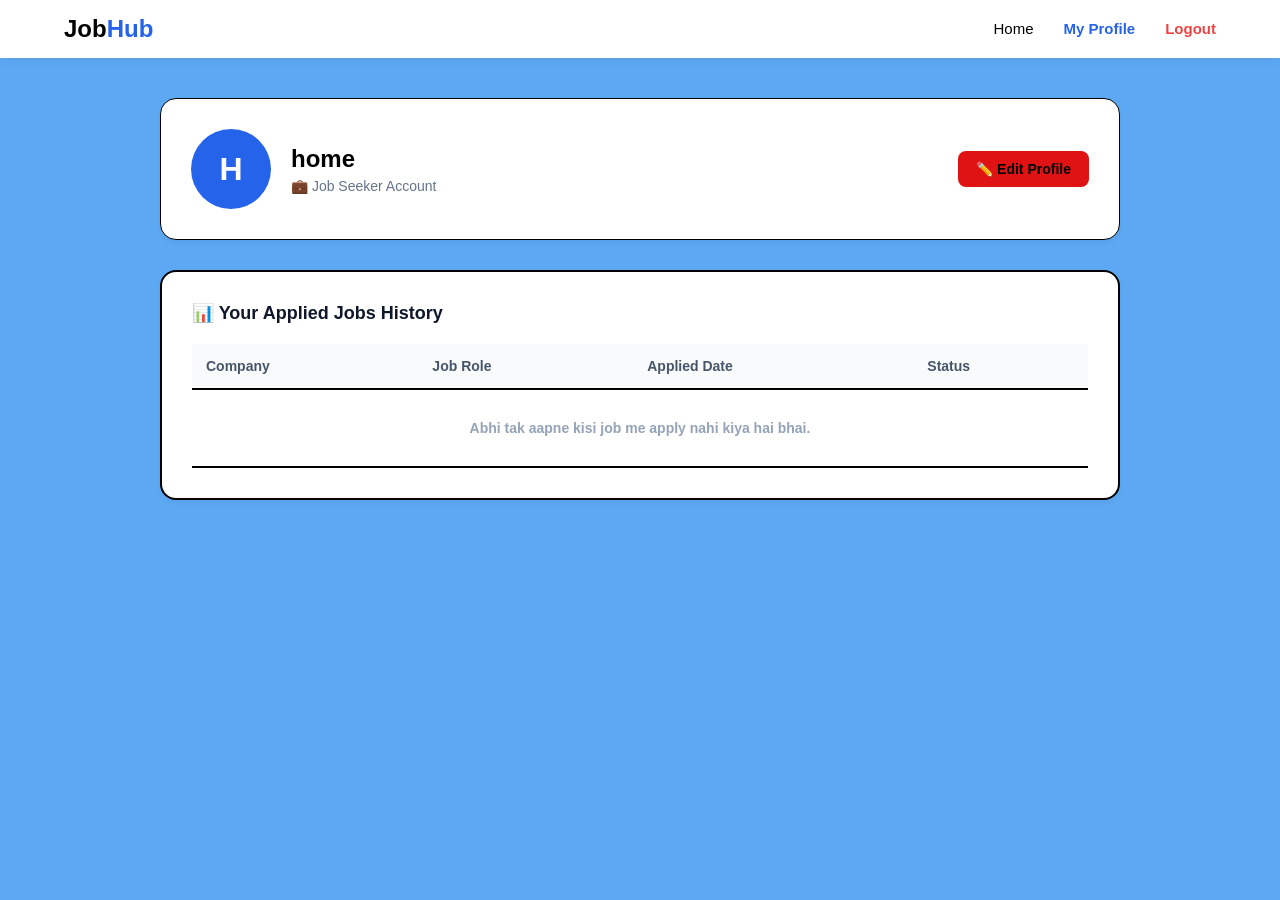
<file: profile.html>
<!DOCTYPE html>
<html lang="en">
<head>
    <meta charset="UTF-8">
    <meta name="viewport" content="width=device-width, initial-scale=1.0">
    <title>My Profile | JobHub</title>
    <link rel="stylesheet" href="style.css">
    <link href="https://fonts.googleapis.com/css2?family=Plus+Jakarta+Sans:wght@400;500;600;700&display=swap" rel="stylesheet">
    <style>
        body { background: #5da8f3; font-family: 'Plus Jakarta Sans', sans-serif; margin: 0; }
        
        /* 🧭 Navbar Fix */
        .navbar-custom {
            background: #ffffff; box-shadow: 0 2px 10px rgba(0,0,0,0.05); 
            display: flex; justify-content: space-between; align-items: center; 
            padding: 15px 5%; width: 100%; box-sizing: border-box;
        }
        .navbar-custom .logo { font-size: 24px; font-weight: 700; color: #000000; text-decoration: none; }
        .navbar-custom .logo span { color: #2563eb; }
        .navbar-custom .nav-links { display: flex; list-style: none; gap: 30px; margin: 0; padding: 0; align-items: center; }
        .navbar-custom .nav-links a { text-decoration: none; color: #000000; font-weight: 500; font-size: 15px; }
        .navbar-custom .nav-links a.active { color: #2563eb; font-weight: 600; }

        .profile-container { max-width: 1000px; margin: 40px auto; padding: 0 20px; }
        
        /* Profile Card with Edit Button */
        .profile-card { 
            background: #ffffff; padding: 30px; border-radius: 16px; 
            box-shadow: 0 4px 6px -1px rgba(0,0,0,0.05); margin-bottom: 30px; 
            display: flex; align-items: center; justify-content: space-between; gap: 20px; 
            border: 1px solid #000000;
        }
        .profile-left { display: flex; align-items: center; gap: 20px; }
        .profile-avatar { width: 80px; height: 80px; background: #2563eb; color: white; border-radius: 50%; display: flex; align-items: center; justify-content: center; font-size: 32px; font-weight: 700; }
        .profile-info h2 { font-size: 24px; color: #000000; margin: 0; }
        .profile-info p { color: #64748b; font-size: 14px; margin: 5px 0 0 0; }
        
        .btn-edit-profile {
            background: #df1313; color: #000000; border: none; padding: 10px 18px; 
            border-radius: 8px; font-weight: 600; font-size: 14px; cursor: pointer; transition: 0.2s;
        }
        .btn-edit-profile:hover { background: #e2e8f0; color: #000000; }

        /* Status Table Design */
        .history-card { background: #ffffff; padding: 30px; border-radius: 16px; box-shadow: 0 4px 6px -1px rgba(0,0,0,0.05); border: 2px solid #000000; }
        .history-card h3 { margin-top: 0; margin-bottom: 20px; color: #0f172a; font-size: 18px; font-weight: 700; }
        
        table { width: 100%; border-collapse: collapse; text-align: left; }
        th, td { padding: 14px; border-bottom: 2px solid #000000; font-size: 14px; }
        th { background: #f8fafc; color: #475569; font-weight: 600; }
        
        /* Badges for Status */
        .status-badge { padding: 4px 12px; border-radius: 50px; font-size: 12px; font-weight: 600; display: inline-block; text-transform: uppercase; }
        .status-pending { background: #fef3c7; color: #d97706; }
        .status-approved { background: #d1fae5; color: #065f46; }
        .status-rejected { background: #fee2e2; color: #dc2626; }

        /* Edit Modal Stylings */
        .modal { display: none; position: fixed; z-index: 999; left: 0; top: 0; width: 100%; height: 100%; background: rgba(0, 0, 0, 0.5); align-items: center; justify-content: center; }
        .modal-content { background: white; padding: 25px; border-radius: 12px; width: 100%; max-width: 400px; box-shadow: 0 20px 25px -5px rgba(0,0,0,0.1); }
        .modal-header { display: flex; justify-content: space-between; align-items: center; margin-bottom: 20px; }
        .modal-header h3 { margin: 0; color: #0f172a; font-weight: 700; }
        .close-btn { font-size: 24px; cursor: pointer; color: #000000; }
        .input-group { display: flex; flex-direction: column; margin-bottom: 15px; }
        .input-group label { font-size: 13px; font-weight: 600; margin-bottom: 5px; color: #475569; }
        .input-group input { padding: 10px; border: 1px solid #cbd5e1; border-radius: 6px; font-size: 14px; outline: none; }
        .input-group input:focus { border-color: #2563eb; }
        .btn-save { width: 100%; padding: 10px; background: #2563eb; color: white; border: none; border-radius: 6px; font-weight: 600; cursor: pointer; }
        .btn-save:hover { background: #1d4ed8; }
    </style>
</head>
<body>

    <nav class="navbar-custom">
        <a href="index.html" class="logo">Job<span>Hub</span></a>
        <ul class="nav-links">
            <li><a href="index.html">Home</a></li>
            <li><a href="profile.html" class="active">My Profile</a></li>
            <li><a href="index.html" onclick="localStorage.removeItem('username'); localStorage.removeItem('role');" style="color: #ef4444; font-weight: 600;">Logout</a></li>
        </ul>
    </nav>

    <div class="profile-container">
        <div class="profile-card">
            <div class="profile-left">
                <div class="profile-avatar" id="userInitial">U</div>
                <div class="profile-info">
                    <h2 id="profileName">Loading User...</h2>
                    <p>💼 Job Seeker Account</p>
                </div>
            </div>
            <button class="btn-edit-profile" id="editProfileBtn">✏️ Edit Profile</button>
        </div>

        <div class="history-card">
            <h3>📊 Your Applied Jobs History</h3>
            <table>
                <thead>
                    <tr>
                        <th>Company</th>
                        <th>Job Role</th>
                        <th>Applied Date</th>
                        <th>Status</th>
                    </tr>
                </thead>
                <tbody id="userAppliedJobsTableBody">
                </tbody>
            </table>
        </div>
    </div>

    <div id="editModal" class="modal">
        <div class="modal-content">
            <div class="modal-header">
                <h3>Edit Profile Details</h3>
                <span class="close-btn" id="closeEditModal">&times;</span>
            </div>
            <form id="editProfileForm">
                <div class="input-group">
                    <label>Change Full Name</label>
                    <input type="text" id="newProfileName" required>
                </div>
                <button type="submit" class="btn-save">Save Changes</button>
            </form>
        </div>
    </div>

    <script>
        document.addEventListener("DOMContentLoaded", () => {
            let currentUserName = localStorage.getItem('username');

            if (!currentUserName) {
                alert("🛑 Please login first!");
                window.location.href = "login.html";
                return;
            }

            // 🌟 SMART ENGINE: Agar user "sinil" hai aur DB khali hai, toh data injector inject karega
            let apps = JSON.parse(localStorage.getItem("applicationsDatabase")) || [];
            
            if (currentUserName.toLowerCase() === "sinil" && apps.length === 0) {
                const sinilMockData = [
                    { company: "Figma", role: "UI/UX Designer", date: "5/18/2026", status: "PENDING", username: "name" },
                    { company: "Amazon", role: "Backend Engineer", date: "5/18/2026", status: "PENDING", username: "name" },
                    { company: "Google Inc.", role: "Frontend Developer", date: "5/18/2026", status: "PENDING", username: "name" },
                    { company: "Meta", role: "Full Stack Web Intern", date: "5/17/2026", status: "APPROVED", username: "name" },
                    { company: "Amazon", role: "Backend Engineer", date: "5/17/2026", status: "APPROVED", username: "name" },
                    { company: "Google Inc.", role: "Frontend Developer", date: "5/17/2026", status: "APPROVED", username: "name" },
                    { company: "Google Inc.", role: "Frontend Developer", date: "5/17/2026", status: "REJECTED", username: "name" }
                ];
                localStorage.setItem("applicationsDatabase", JSON.stringify(sinilMockData));
                apps = sinilMockData;
            }

            // 1. Render Profile Header Info
            function renderProfileHeader() {
                document.getElementById("profileName").innerText = currentUserName;
                document.getElementById("userInitial").innerText = currentUserName.charAt(0).toUpperCase();
            }
            renderProfileHeader();

            // 2. Render Applications Table History
            function renderTable() {
                const userTableBody = document.getElementById("userAppliedJobsTableBody");
                if (!userTableBody) return;

                const currentApps = JSON.parse(localStorage.getItem("applicationsDatabase")) || [];
                
                // Pure filtration fallback validation loop
                const myApplications = currentApps.filter(app => {
                    const applicant = app.user || app.username || app.applicantName || "";
                    return applicant.toLowerCase() === currentUserName.toLowerCase();
                });

                userTableBody.innerHTML = "";

                if (myApplications.length === 0) {
                    userTableBody.innerHTML = `<tr><td colspan="4" style="text-align:center; color:#94a3b8; font-weight:600; padding:30px;">Abhi tak aapne kisi job me apply nahi kiya hai bhai.</td></tr>`;
                    return;
                }

                myApplications.forEach(app => {
                    let badgeClass = "status-pending";
                    const statusCheck = (app.status || "PENDING").toUpperCase();
                    
                    if (statusCheck === 'APPROVED') badgeClass = "status-approved";
                    if (statusCheck === 'REJECTED') badgeClass = "status-rejected";

                    userTableBody.innerHTML += `
                        <tr>
                            <td style="font-weight:700; color:#0f172a;">${app.company || "Organization"}</td>
                            <td style="color:#334155;">${app.role || "Developer"}</td>
                            <td style="color:#64748b;">${app.date || "Just Now"}</td>
                            <td><span class="status-badge ${badgeClass}">${statusCheck}</span></td>
                        </tr>
                    `;
                });
            }
            renderTable();

            // 3. Edit Profile Modal Core Logic Window Elements Tracking
            const editModal = document.getElementById("editModal");
            const editBtn = document.getElementById("editProfileBtn");
            const closeBtn = document.getElementById("closeEditModal");
            const editForm = document.getElementById("editProfileForm");

            editBtn.addEventListener("click", () => {
                document.getElementById("newProfileName").value = currentUserName;
                editModal.style.display = "flex";
            });

            closeBtn.addEventListener("click", () => {
                editModal.style.display = "none";
            });

            window.addEventListener("click", (e) => {
                if (e.target === editModal) {
                    editModal.style.display = "none";
                }
            });

            // 4. Form Submit & Realtime Storage Cross-Reference Synchronization
            editForm.addEventListener("submit", (e) => {
                e.preventDefault();
                const updatedName = document.getElementById("newProfileName").value.trim();
                
                if (updatedName) {
                    const oldName = currentUserName;

                    let globalApps = JSON.parse(localStorage.getItem("applicationsDatabase")) || [];
                    globalApps.forEach(app => {
                        const applicant = app.user || app.username || app.applicantName || "";
                        if (applicant.toLowerCase() === oldName.toLowerCase()) {
                            if (app.user) app.user = updatedName;
                            if (app.username) app.username = updatedName;
                            if (app.applicantName) app.applicantName = updatedName;
                        }
                    });
                    localStorage.setItem("applicationsDatabase", JSON.stringify(globalApps));

                    localStorage.setItem('username', updatedName);
                    currentUserName = updatedName;

                    renderProfileHeader();
                    renderTable();
                    
                    alert("🎉 Profile Updated Successfully!");
                    editModal.style.display = "none";
                }
            });
        });
    </script>
</body>
</html>
</file>
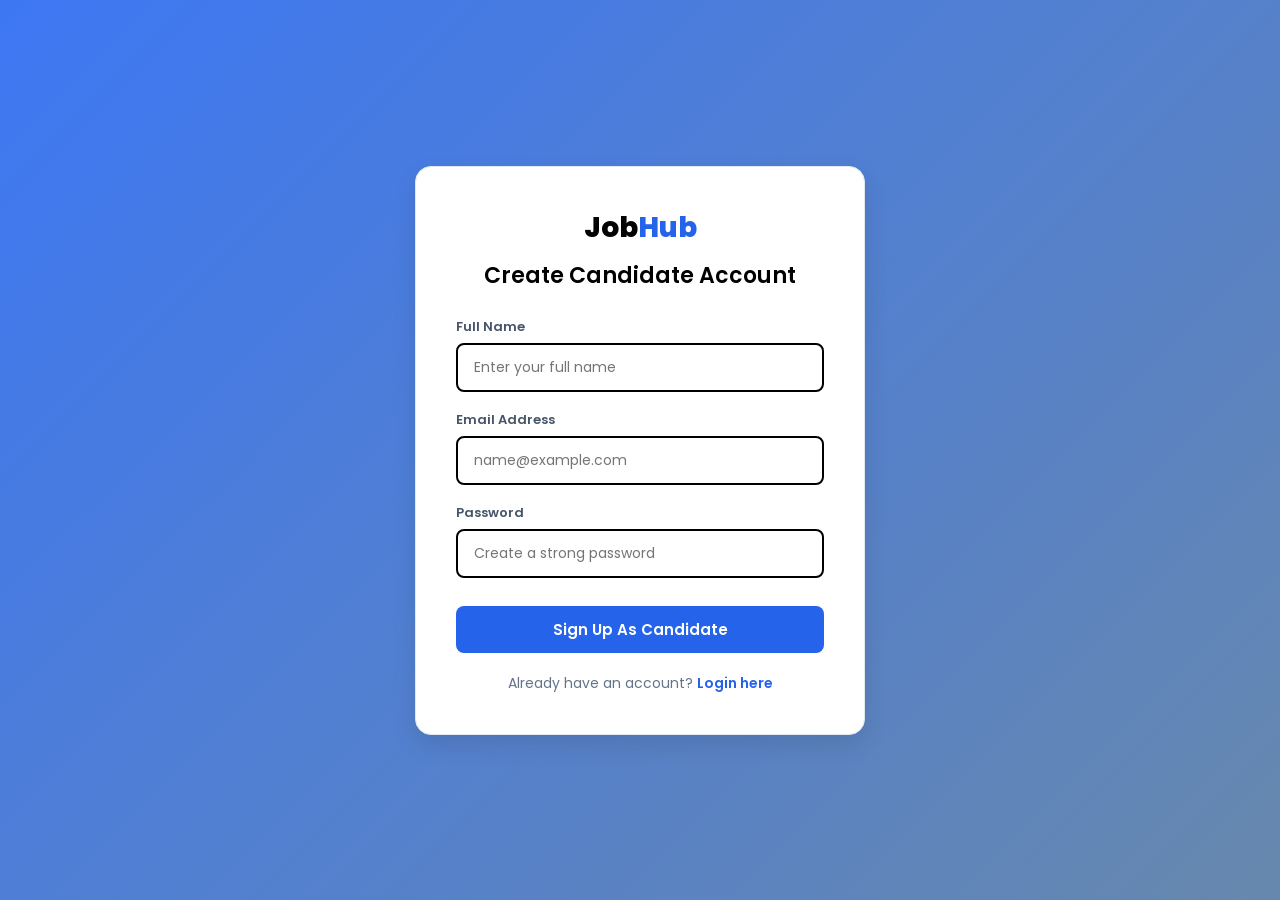
<file: register.html>
<!DOCTYPE html>
<html lang="en">
<head>
    <meta charset="UTF-8">
    <meta name="viewport" content="width=device-width, initial-scale=1.0">
    <title>Register - JobHub</title>
    <link href="https://fonts.googleapis.com/css2?family=Poppins:wght@400;500;600;700&display=swap" rel="stylesheet">
    <style>
        * {
            margin: 0;
            padding: 0;
            box-sizing: border-box;
            font-family: 'Poppins', sans-serif;
        }

        body {
            background: linear-gradient(135deg, #3d77f3 0%, #6788ad 100%);
            display: flex;
            justify-content: center;
            align-items: center;
            min-height: 100vh;
            padding: 20px;
        }

        .register-container {
            background: #ffffff;
            padding: 40px;
            border-radius: 16px;
            width: 100%;
            max-width: 450px;
            box-shadow: 0 10px 25px rgba(0, 0, 0, 0.1);
            border: 1px solid #e2e8f0;
            text-align: center;
        }

        .logo {
            font-size: 28px;
            font-weight: 800;
            color: #030303;
            margin-bottom: 10px;
            text-decoration: none;
            display: inline-block;
        }

        .logo span {
            color: #2563eb;
        }

        h2 {
            font-size: 22px;
            font-weight: 600;
            color: #000000;
            margin-bottom: 25px;
        }

        .input-group {
            display: flex;
            flex-direction: column;
            text-align: left;
            margin-bottom: 18px;
        }

        .input-group label {
            font-size: 13px;
            font-weight: 600;
            color: #475569;
            margin-bottom: 6px;
        }

        .input-group input {
            padding: 12px 16px;
            border: 2px solid #000000;
            border-radius: 8px;
            font-size: 14px;
            outline: none;
            transition: border-color 0.2s;
        }

        .input-group input:focus {
            border-color: #2563eb;
        }

        .btn-register {
            width: 100%;
            padding: 12px;
            background: #2563eb;
            color: white;
            border: none;
            border-radius: 8px;
            font-weight: 600;
            font-size: 15px;
            cursor: pointer;
            transition: background 0.2s;
            margin-top: 10px;
        }

        .btn-register:hover {
            background: #1d4ed8;
        }

        .login-link {
            margin-top: 20px;
            font-size: 14px;
            color: #64748b;
        }

        .login-link a {
            color: #2563eb;
            text-decoration: none;
            font-weight: 600;
        }

        .login-link a:hover {
            text-decoration: underline;
        }
    </style>
</head>
<body>

    <div class="register-container">
        <a href="index.html" class="logo">Job<span>Hub</span></a>
        <h2>Create Candidate Account</h2>

        <form id="registrationForm">
            <div class="input-group">
                <label>Full Name</label>
                <input type="text" id="regName" placeholder="Enter your full name" required>
            </div>

            <div class="input-group">
                <label>Email Address</label>
                <input type="email" id="regEmail" placeholder="name@example.com" required>
            </div>

            <div class="input-group">
                <label>Password</label>
                <input type="password" id="regPassword" placeholder="Create a strong password" required>
            </div>

            <button type="submit" class="btn-register">Sign Up As Candidate</button>
        </form>

        <div class="login-link">
            Already have an account? <a href="login.html">Login here</a>
        </div>
    </div>

    <script>
        document.getElementById("registrationForm").addEventListener("submit", (e) => {
            e.preventDefault();

            const nameValue = document.getElementById("regName").value.trim();
            const emailValue = document.getElementById("regEmail").value.toLowerCase().trim();
            const passwordValue = document.getElementById("regPassword").value;

            if (!nameValue || !emailValue || !passwordValue) {
                alert("🛑 Please fill in all the details correctly!");
                return;
            }

            // 1. LocalStorage se usersDatabase load karo, nahi toh empty array banao
            let usersDatabase = JSON.parse(localStorage.getItem('usersDatabase')) || [];

            // 2. Check karo ki email pehle se registered toh nahi hai
            const userExists = usersDatabase.some(u => u.email === emailValue);
            if (userExists) {
                alert("⚠️ This email is already registered! Please login or use another email.");
                window.location.href = "login.html";
                return;
            }

            // 3. Naya user structure set karo (Candidate is always seeker)
            const newUser = {
                name: nameValue,
                email: emailValue,
                password: passwordValue,
                role: 'seeker' 
            };

            // 4. Array me add karke store karo
            usersDatabase.push(newUser);
            localStorage.setItem('usersDatabase', JSON.stringify(usersDatabase));

            // Legacy system compatibility backup
            localStorage.setItem('registeredEmail', emailValue);
            localStorage.setItem('registeredPassword', passwordValue);
            localStorage.setItem('registeredName', nameValue);

            alert("🎉 Account Created Successfully as Job Seeker!");
            
            // Redirect to Login Page
            window.location.href = "login.html";
        });
    </script>
</body>
</html>
</file>
<file: style.css>
/* --- Global Styles --- */
* {
    margin: 0;
    padding: 0;
    box-sizing: border-box;
    font-family: 'Poppins', sans-serif;
}

body {
    background-color: #fff;
    color: #333;
    overflow-x: hidden;
}

/* --- 1. Navbar --- */
.navbar {
    padding: 5px 1%;
    display: flex;
    justify-content: flex-start;
    background: #fce879;
}

.logo {
    font-size: 28px;
    font-weight: 800;
    color: #1a1a1a;
}

.logo span {
    color: #007bff;
}

/* --- 2. Hero Section --- */
.hero {
    background: linear-gradient(to bottom, #7dbcf0, #7dbcf0);
    padding: 3px 5%;
    min-height: 80vh;
}

.hero-content {
    max-width: 1000px;
    margin: 0 auto;
    display: flex;
    flex-direction: column;
    align-items: center;
    text-align: center;
}

/* Heading Top Par */
.hero-content h1 {
    font-size: 56px;
    font-weight: 800;
    margin-bottom: 15px;
    color: #111;
    line-height: 1.2;
}

.hero-content h1 span {
    color: #007bff;
}

/* Navigation Links (Heading ke niche) */
.nav-links-hero {
    display: flex;
    list-style: none;
    gap: 25px;
    margin-bottom: 30px;
    
}

.nav-links-hero a {
    text-decoration: none;
    color: #181818;
    font-weight: 500;
    font-size: 16px;
    transition: 0.3s;
    
}

.nav-links-hero a:hover {
    color: #0e0342;
}

/* Auth Buttons (Login/Register) */
.auth-buttons-hero {
    display: flex;
    gap: 15px;
    margin-bottom: 40px;
}

.btn-login-hero, .btn-register-hero {
    padding: 12px 35px;
    border-radius: 50px;
    font-weight: 600;
    font-size: 16px;
    text-decoration: none;
    transition: 0.3s;
    border: none;
    cursor: pointer;
}

.btn-login-hero {
     background: #eef5ff;
    color: #007bff;
    border: 1px solid #1263b4;
}

.btn-register-hero {
    background: #eef5ff;
    color: #007bff;
    border: 1px solid #1263b4;
}

.btn-login-hero:hover {
  background: #007bff;
    color: white;
    transform: translateY(-2px);
}

.btn-register-hero:hover {
    background: #007bff;
    color: white;
    transform: translateY(-2px);
}
/* Auth Pages Specific Styling */
.auth-body {
    background: linear-gradient(135deg, #66abfa 0%, #3a86ff 100%);
    min-height: 100vh;
    display: flex;
    justify-content: center;
    align-items: center;
    padding: 20px;
}

.auth-container {
    width: 100%;
    max-width: 450px;
}

.auth-card {
    background: white;
    padding: 18px;
    border-radius: 20px;
    box-shadow: 0 15px 35px rgba(0,0,0,0.2);
    text-align: center;
}

.auth-card .logo {
    font-size: 30px;
    margin-bottom: 8px;
}

.auth-card h2 {
    color: #1a1a1a;
    font-size: 24px;
    margin-bottom: 1px;
}

.auth-card p {
    color: #777;
    font-size: 14px;
    margin-bottom: 30px;
}

/* Input Fields Styling */
.input-field {
    text-align: left;
    margin-bottom: 20px;
}

.input-field label {
    display: block;
    font-size: 13px;
    font-weight: 600;
    margin-bottom: 8px;
    color: #444;
}

.input-field input, 
.input-field select {
    width: 100%;
    padding: 12px 15px;
    border-radius: 10px;
    border: 1px solid #2b2b2b;
    outline: none;
    font-size: 14px;
    transition: 0.3s;
}

.input-field input:focus {
    border-color: #007bff;
    box-shadow: 0 0 0 3px rgba(0, 123, 255, 0.1);
}

/* Auth Button */
.btn-auth {
    width: 100%;
    background: #007bff;
    color: white;
    border: none;
    padding: 14px;
    border-radius: 10px;
    font-size: 16px;
    font-weight: 600;
    cursor: pointer;
    transition: 0.3s;
    margin-top: 10px;
}

.btn-auth:hover {
    background: #0056b3;
    transform: translateY(-2px);
}

.auth-footer {
    margin-top: 25px;
    font-size: 14px;
    color: #666;
}

.auth-footer a {
    color: #007bff;
    text-decoration: none;
    font-weight: 600;
}

.auth-footer a:hover {
    text-decoration: underline;
}
/* --- 3. Search Box --- */
.search-box {
    background: rgb(168, 229, 240);
    padding: 10px;
    border-radius: 100px;
    display: flex;
    align-items: center;
    box-shadow: 10 10px 30px rgba(0, 0, 0, 0.08);
    width: 100%;
    max-width: 800px;
}

.input-group {
    flex: 1;
    display: flex;
    align-items: center;
    padding: 0 20px;
    border-right: 1px solid #020202;
}

.input-group:last-of-type {
    border-right: none;
}

.input-group input {
    border: none;
    outline: none;
    padding: 15px;
    width: 100%;
    font-size: 15px;
}

.btn-search {
    background: #007bff;
    color: white;
    border: none;
    padding: 15px 7px;
    border-radius: 50px;
    font-weight: 600;
    cursor: pointer;
    transition: 0.3s;
}

.btn-search:hover {
    background: #0056b3;
}

/* --- 4. Featured Job Card --- */
.jobs-section {
    padding: 80px 8%;
}

.job-grid {
    display: grid;
    grid-template-columns: repeat(auto-fit, minmax(300px, 1fr));
    gap: 30px;
    margin-top: 40px;
}

.job-card {
    background: white;
    padding: 25px;
    border-radius: 20px;
    border: 1px solid #a01818;
    transition: 0.3s;
}

.job-card:hover {
    box-shadow: 0 10px 25px rgba(0,0,0,0.05);
    transform: translateY(-5px);
}

.card-top {
    display: flex;
    align-items: center;
    gap: 15px;
    margin-bottom: 20px;
}

.company-logo {
    width: 50px;
    height: 50px;
    background: #f0f0f0;
    display: flex;
    align-items: center;
    justify-content: center;
    border-radius: 12px;
    font-weight: 800;
    color: #007bff;
}

.job-tags span {
    background: #f0f7ff;
    color: #007bff;
    padding: 5px 12px;
    border-radius: 5px;
    font-size: 12px;
    margin-right: 10px;
}

.card-bottom {
    margin-top: 25px;
    display: flex;
    justify-content: space-between;
    align-items: center;
}

.btn-apply {
    background: #1a1a1a;
    color: white;
    border: none;
    padding: 8px 20px;
    border-radius: 8px;
    cursor: pointer;
}

/* --- 5. Footer --- */
.footer {
    background: #1a1a1a;
    color: white;
    padding: 60px 8% 20px;
}

.footer-content {
    display: flex;
    justify-content: space-between;
    flex-wrap: wrap;
    gap: 2px;
}

.footer-section h4 {
    margin-bottom: 2px;
}

.footer-section ul {
    list-style: none;
}

.footer-section a {
    color: #bbb;
    text-decoration: none;
}

.footer-bottom {
    text-align: center;
    margin-top: 1px;
    padding-top: 1px;
    border-top: 1px solid #333;
    font-size: 14px;
    color: #777;
}
/* --- Dashboard Specific Styles --- */
.dashboard-container {
    padding: 40px 8%;
    max-width: 1200px;
    margin: 0 auto;
}

.dashboard-header {
    margin-bottom: 40px;
}

/* Stats Cards (Grid Layout) */
.stats-grid {
    display: grid;
    grid-template-columns: repeat(auto-fit, minmax(250px, 1fr));
    gap: 20px;
    margin-bottom: 40px;
}

.stat-card {
    background: white;
    padding: 30px;
    border-radius: 15px;
    box-shadow: 0 4px 15px rgba(0,0,0,0.05);
    text-align: center;
    border: 1px solid #eee;
}

.stat-card h3 {
    font-size: 32px;
    color: #007bff;
    margin-bottom: 5px;
}

.stat-card p {
    color: #666;
    font-weight: 500;
}

/* Table Styling */
.applications-section {
    background: white;
    padding: 30px;
    border-radius: 15px;
    box-shadow: 0 4px 15px rgba(0,0,0,0.05);
}

.applications-section h2 {
    margin-bottom: 20px;
    font-size: 20px;
}

.table-container {
    overflow-x: auto; /* Mobile support */
}

.jobs-table {
    width: 100%;
    border-collapse: collapse;
    text-align: left;
}

.jobs-table th {
    padding: 15px;
    background: #f8f9fa;
    color: #444;
    font-weight: 600;
    border-bottom: 2px solid #eee;
}

.jobs-table td {
    padding: 15px;
    border-bottom: 1px solid #eee;
    color: #555;
}

/* Status Tags */
.status {
    padding: 5px 12px;
    border-radius: 20px;
    font-size: 12px;
    font-weight: 600;
}

.status.pending { background: #fff3cd; color: #856404; }
.status.interview { background: #d1ecf1; color: #0c5460; }
/* --- Global Styles --- */
* {
    margin: 0;
    padding: 0;
    box-sizing: border-box;
}

body {
    font-family: 'Plus Jakarta Sans', sans-serif;
    background-color: #f8fafc;
    color: #1e293b;
}

/* --- Layout Container --- */
.details-container {
    display: grid;
    grid-template-columns: 2fr 1fr;
    gap: 30px;
    padding: 40px 8%;
    max-width: 1300px;
    margin: 0 auto;
}

/* --- Main Content Section --- */
.details-main {
    background: #fff;
    padding: 40px;
    border-radius: 24px;
    box-shadow: 0 4px 20px rgba(0,0,0,0.03);
    border: 1px solid #f1f5f9;
}

.company-badge {
    background: #eef2ff;
    color: #4f46e5;
    padding: 6px 14px;
    border-radius: 100px;
    font-size: 13px;
    font-weight: 600;
    display: inline-block;
    margin-bottom: 15px;
}

.job-title {
    font-size: 32px;
    font-weight: 700;
    margin-bottom: 10px;
}

.job-meta {
    color: #64748b;
    font-size: 15px;
    display: flex;
    gap: 20px;
    margin-bottom: 30px;
}

.divider {
    border: 0;
    border-top: 1px solid #f1f5f9;
    margin-bottom: 30px;
}

.section-title {
    font-size: 20px;
    font-weight: 700;
    margin: 30px 0 15px;
}

.job-description p, 
.job-description li {
    color: #475569;
    line-height: 1.8;
    font-size: 16px;
    margin-bottom: 10px;
}

.job-description ul {
    padding-left: 20px;
}

/* --- Sidebar Section --- */
.sidebar-card {
    background: #fff;
    padding: 30px;
    border-radius: 24px;
    border: 1px solid #f1f5f9;
    position: sticky;
    top: 100px;
}

.sidebar-title {
    margin-bottom: 20px;
    font-size: 18px;
}

.summary-row {
    display: flex;
    justify-content: space-between;
    padding: 12px 0;
    border-bottom: 1px solid #f1f5f9;
}

.summary-row.no-border {
    border: none;
}

.summary-row span:first-child {
    color: #64748b;
    font-weight: 500;
}

.summary-row span:last-child {
    color: #1e293b;
    font-weight: 600;
}

/* --- Buttons --- */
/* .btn-apply-main {
    background: #3a86ff;
    color: white;
    width: 100%;
    padding: 16px;
    border: none;
    border-radius: 14px;
    font-size: 16px;
    font-weight: 700;
    cursor: pointer;
    transition: 0.3s;
    margin-top: 25px;
    box-shadow: 0 10px 20px rgba(58, 134, 255, 0.2);
}

.btn-apply-main:hover {
    background: #2563eb;
    transform: translateY(-2px);
} */

.sidebar-note {
    text-align: center;
    font-size: 12px;
    color: #94a3b8;
    margin-top: 15px;
}

/* --- Mobile Responsive --- */
@media (max-width: 900px) {
    .details-container {
        grid-template-columns: 1fr;
        padding: 20px 5%;
    }
}
/* --- Modal Background --- */
.modal {
    display: none; /* Default hidden */
    position: fixed;
    z-index: 1000;
    left: 0;
    top: 0;
    width: 100%;
    height: 100%;
    background-color: rgba(0, 0, 0, 0.5); /* Dim background */
    backdrop-filter: blur(5px);
}

/* --- Modal Box --- */
.modal-content {
    background-color: #fff;
    margin: 10% auto;
    padding: 30px;
    border-radius: 20px;
    width: 90%;
    max-width: 450px;
    box-shadow: 0 20px 40px rgba(0,0,0,0.2);
    animation: slideDown 0.4s ease;
}

@keyframes slideDown {
    from { transform: translateY(-50px); opacity: 0; }
    to { transform: translateY(0); opacity: 1; }
}

.modal-header {
    display: flex;
    justify-content: space-between;
    align-items: center;
    margin-bottom: 20px;
}

.close-btn {
    font-size: 28px;
    cursor: pointer;
    color: #64748b;
}

/* --- Form Inside Modal --- */
.input-group {
    margin-bottom: 20px;
    text-align: left;
}

.input-group label {
    display: block;
    font-size: 14px;
    font-weight: 600;
    margin-bottom: 8px;
}

.input-group input {
    width: 100%;
    padding: 12px;
    border: 1px solid #e2e8f0;
    border-radius: 10px;
    outline: none;
}

.btn-submit-app {
    background: #3a86ff;
    color: white;
    width: 100%;
    padding: 14px;
    border: none;
    border-radius: 12px;
    font-weight: 700;
    cursor: pointer;
    transition: 0.3s;
}

.btn-submit-app:hover { background: #2563eb; }
/* Modal Improvements */
.modal-content {
    border-radius: 12px; /* Professional sharp-rounded corners */
    padding: 35px;
}

.modal-header h2 {
    font-size: 22px;
    color: #1e293b;
    margin-bottom: 5px;
}

.form-row {
    display: flex;
    gap: 15px;
}

.form-row .input-group {
    flex: 1;
}

.input-group label {
    font-size: 13px;
    color: #475569;
    margin-bottom: 6px;
    display: block;
}

.input-group input {
    border: 1px solid #cbd5e1;
    background: #fcfcfd;
    padding: 10px 14px;
    font-family: inherit;
    transition: all 0.2s ease;
}

.input-group input:focus {
    border-color: #3a86ff;
    background: #fff;
    box-shadow: 0 0 0 4px rgba(58, 134, 255, 0.1);
}

.file-upload-wrapper {
    border: 2px dashed #cbd5e1;
    padding: 15px;
    border-radius: 10px;
    text-align: center;
    background: #f8fafc;
}

.file-upload-wrapper input {
    border: none;
    background: transparent;
    font-size: 12px;
}

.file-upload-wrapper small {
    display: block;
    margin-top: 5px;
    color: #94a3b8;
}

.btn-submit-app {
    margin-top: 10px;
    font-size: 15px;
    letter-spacing: 0.5px;
}
</file>
